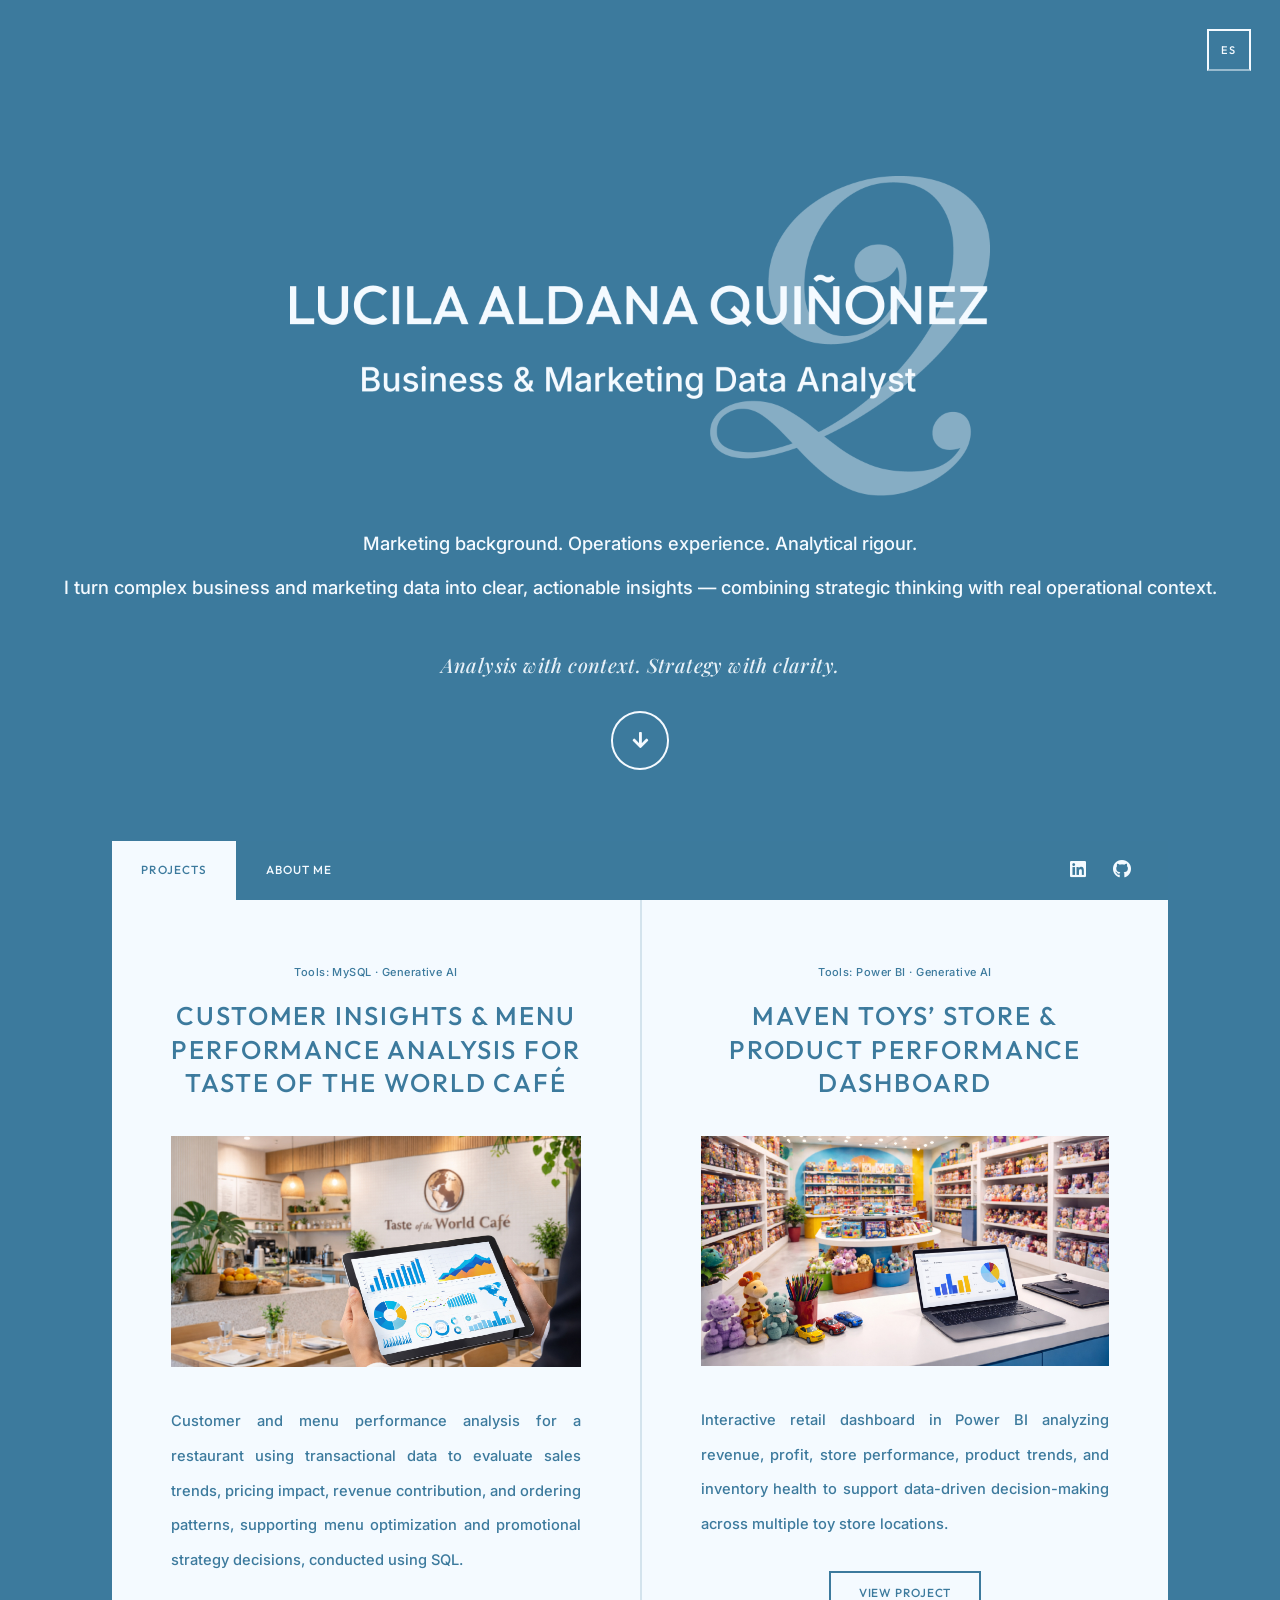
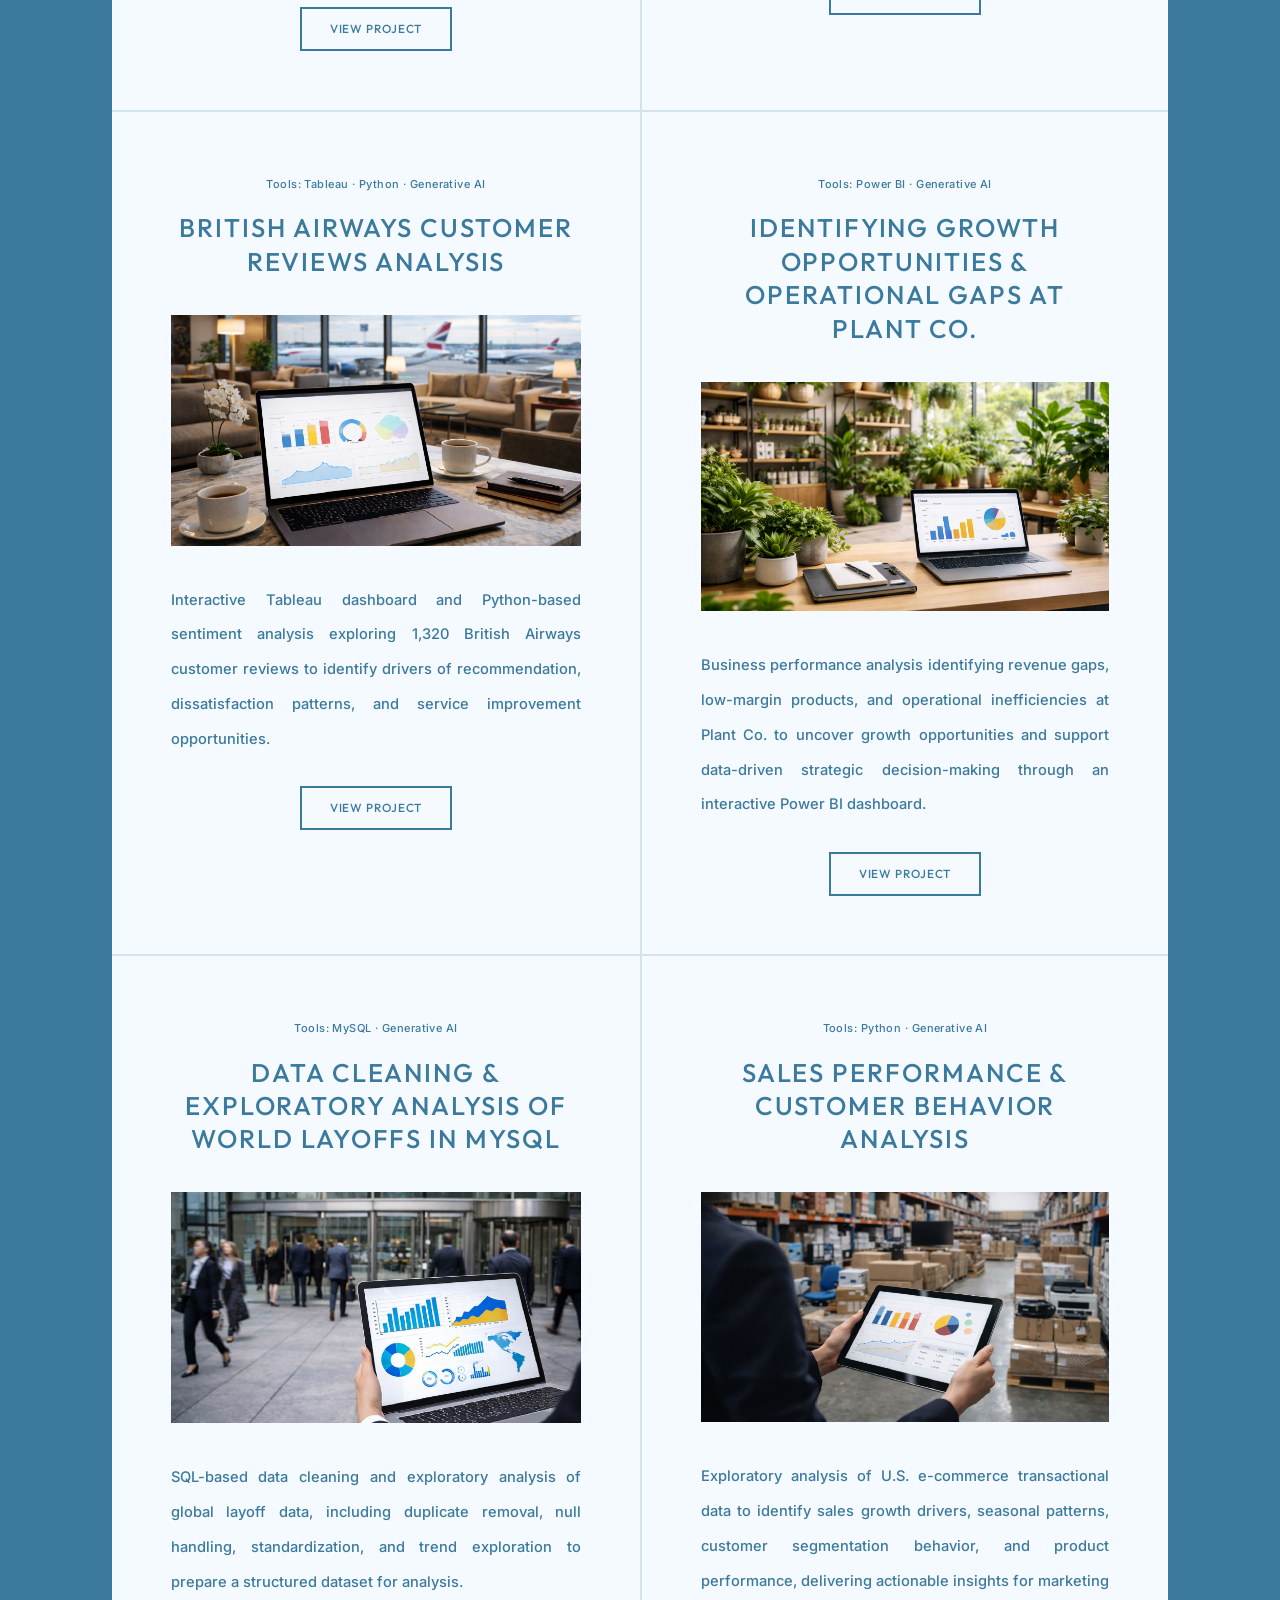
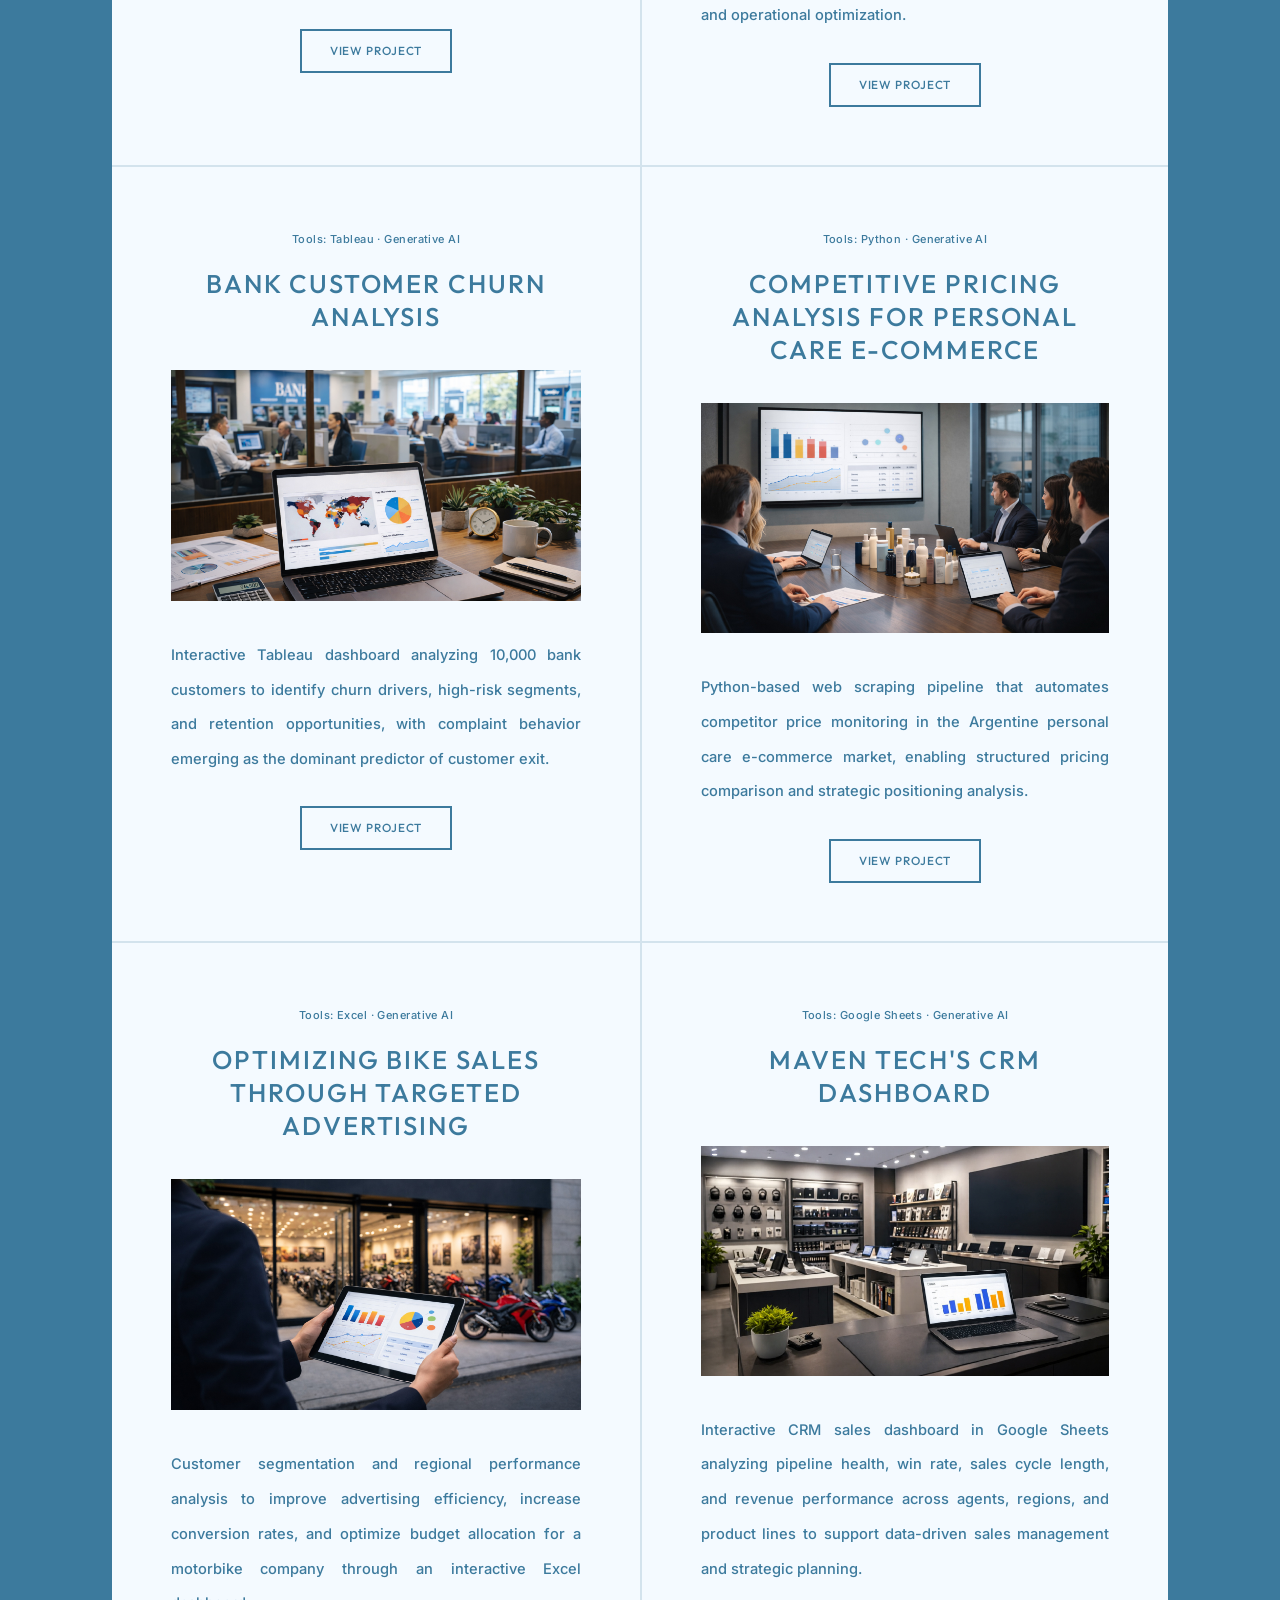
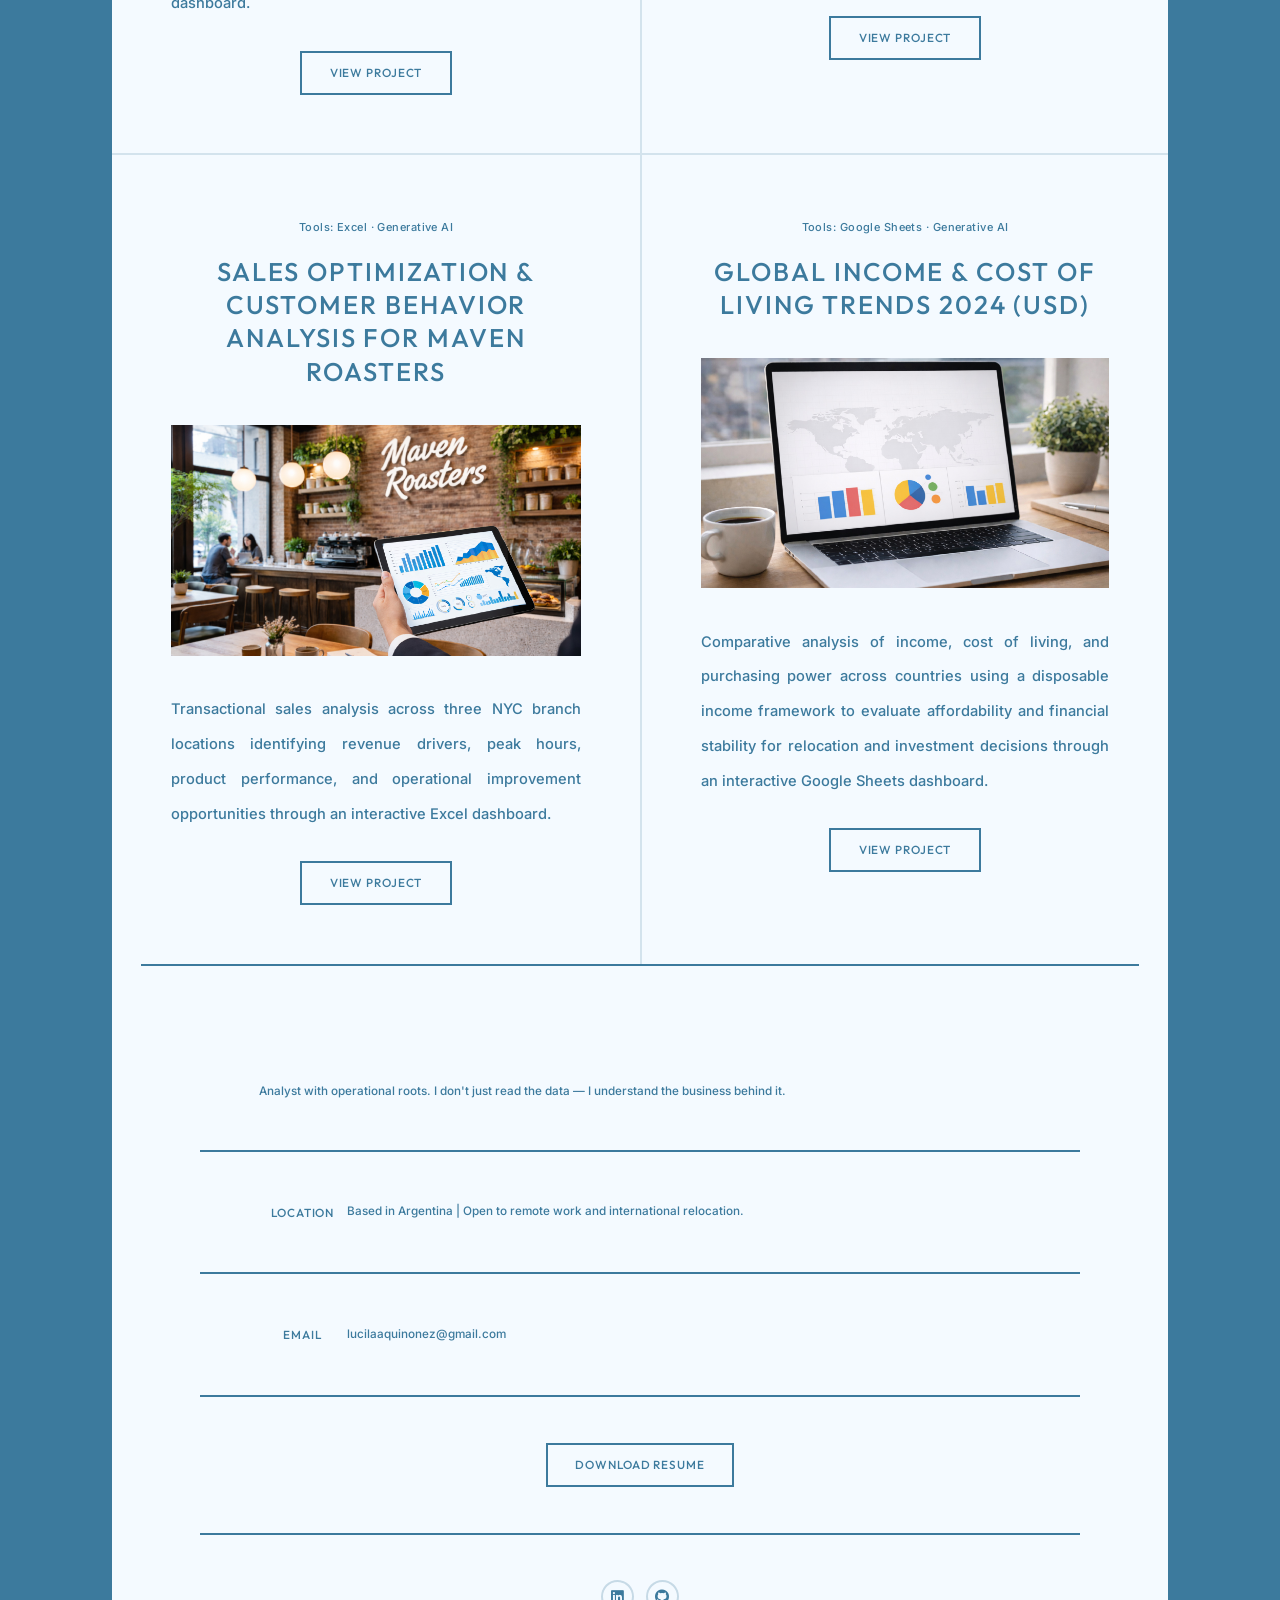
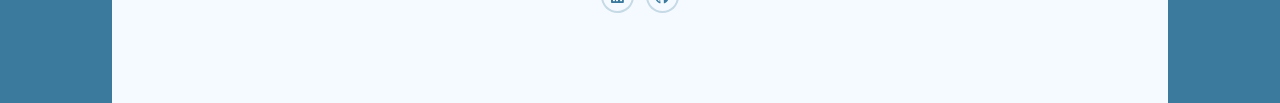
<file: index.html>
<!DOCTYPE HTML>
<!--
	Massively by HTML5 UP
	html5up.net | @ajlkn
	Free for personal and commercial use under the CCA 3.0 license (html5up.net/license)
-->
<html>
	<head>
		<title>LAQ Portfolio</title>
		<meta charset="utf-8" />
		<meta name="viewport" content="width=device-width, initial-scale=1, user-scalable=no" />
		<link rel="stylesheet" href="assets/css/main.css" />
		<noscript><link rel="stylesheet" href="assets/css/noscript.css" /></noscript>
	</head>
	<body class="is-preload">

		<!-- Wrapper -->
			<div id="wrapper" class="fade-in">

				<!-- Intro -->
					<div id="intro">
   						<a href="indice.html" class="lang-switch">ES</a>
   						<img src="images/logo-webEN.png" alt="Lucila Aldana Quiñonez — Business & Marketing Data Analyst" class="intro-logo"/>
						<p>Marketing background. Operations experience. Analytical rigour.<br>
						I turn complex business and marketing data into clear, actionable insights — combining strategic thinking with real operational context.</p>
						<p class="tagline">Analysis with context. Strategy with clarity.</p>
						<ul class="actions">
							<li><a href="#header" class="button icon solid solo fa-arrow-down scrolly">Continue</a></li>
						</ul>
					</div>

				<!-- Header -->
					<header id="header">
					</header>

				<!-- Nav -->
					<nav id="nav">
						<ul class="links">
							<li class="active"><a href="index.html">Projects</a></li>
							<li><a href="about.html">About Me</a></li>
						</ul>
						<ul class="icons">
							<li><a href="https://www.linkedin.com/in/lucilaaquinonez/" target="_blank" class="icon brands fa-linkedin"><span class="label">LinkedIn</span></a></li>
							<li><a href="https://github.com/LucilaAldana" target="_blank" class="icon brands fa-github"><span class="label">GitHub</span></a></li>
						</ul>
					</nav>

				<!-- Main -->
					<div id="main">

						<!-- Posts -->
							<section class="posts">
								<article>
									<header>
										<span class="date">Tools: MySQL · Generative AI</span>
										<h2>Customer Insights & Menu Performance Analysis for Taste of the World Café</h2>
									</header>
									<span class="image fit"><img src="images/pic-taste-world-cafe.jpg" alt="" /></span>
									<p>Customer and menu performance analysis for a restaurant using transactional data to evaluate sales trends, pricing impact, revenue contribution, and ordering patterns, supporting menu optimization and promotional strategy decisions, conducted using SQL.</p>
									<ul class="actions special">
										<li><a href="https://github.com/LucilaAldana/customer-insights-menu-performance-cafe" target="_blank" class="button">View Project</a></li>
									</ul>
								</article>
								<article>
									<header>
										<span class="date">Tools: Power BI · Generative AI</span>
										<h2>Maven Toys’ Store & Product Performance Dashboard</h2>
									</header>
									<span class="image fit"><img src="images/pic-maven-toys.jpg" alt="" /></span>
									<p>Interactive retail dashboard in Power BI analyzing revenue, profit, store performance, product trends, and inventory health to support data-driven decision-making across multiple toy store locations.</p>
									<ul class="actions special">
										<li><a href="https://github.com/LucilaAldana/product-performance-analysis-toys-store" target="_blank" class="button">View Project</a></li>
									</ul>
								</article>
								<article>
									<header>
										<span class="date">Tools: Tableau · Python · Generative AI</span>
										<h2>British Airways Customer Reviews Analysis</h2>
									</header>
									<span class="image fit"><img src="images/pic-ba-reviews.jpg" alt="" /></span>
									<p>Interactive Tableau dashboard and Python-based sentiment analysis exploring 1,320 British Airways customer reviews to identify drivers of recommendation, dissatisfaction patterns, and service improvement opportunities.</p>
									<ul class="actions special">
										<li><a href="https://github.com/LucilaAldana/customer-reviews-analysis-british-airways" target="_blank" class="button">View Project</a></li>
									</ul>
								</article>
								<article>
									<header>
										<span class="date">Tools: Power BI · Generative AI</span>
										<h2>Identifying Growth Opportunities & Operational Gaps at Plant Co.</h2>
									</header>
									<span class="image fit"><img src="images/pic-plantco.jpg" alt="" /></span>
									<p>Business performance analysis identifying revenue gaps, low-margin products, and operational inefficiencies at Plant Co. to uncover growth opportunities and support data-driven strategic decision-making through an interactive Power BI dashboard.</p>
									<ul class="actions special">
										<li><a href="https://github.com/LucilaAldana/growth-opportunity-operational-analysis-plant-company" target="_blank" class="button">View Project</a></li>
									</ul>
								</article>
								<article>
									<header>
										<span class="date">Tools: MySQL · Generative AI</span>
										<h2>Data Cleaning & Exploratory Analysis of World Layoffs in MySQL</h2>
									</header>
									<span class="image fit"><img src="images/pic-world-layoffs.jpg" alt="" /></span>
									<p>SQL-based data cleaning and exploratory analysis of global layoff data, including duplicate removal, null handling, standardization, and trend exploration to prepare a structured dataset for analysis.</p>
									<ul class="actions special">
										<li><a href="https://github.com/LucilaAldana/data-cleaning-exploration-world-layoffs" target="_blank" class="button">View Project</a></li>
									</ul>
								</article>
								<article>
									<header>
										<span class="date">Tools: Python · Generative AI</span>
										<h2>Sales Performance & Customer Behavior Analysis</h2>
									</header>
									<span class="image fit"><img src="images/pic-ecommerce-sales-customers.jpg" alt="" /></span>
									<p>Exploratory analysis of U.S. e-commerce transactional data to identify sales growth drivers, seasonal patterns, customer segmentation behavior, and product performance, delivering actionable insights for marketing and operational optimization.</p>
									<ul class="actions special">
										<li><a href="https://github.com/LucilaAldana/ecommerce-sales-customer-behavior-analysis" target="_blank" class="button">View Project</a></li>
									</ul>
								</article>
								<article>
									<header>
										<span class="date">Tools: Tableau · Generative AI</span>
										<h2>Bank Customer Churn Analysis</h2>
									</header>
									<span class="image fit"><img src="images/pic-bank-churn.jpg" alt="" /></span>
									<p>Interactive Tableau dashboard analyzing 10,000 bank customers to identify churn drivers, high-risk segments, and retention opportunities, with complaint behavior emerging as the dominant predictor of customer exit.</p>
									<ul class="actions special">
										<li><a href="https://github.com/LucilaAldana/customer-churn-analysis-bank" target="_blank" class="button">View Project</a></li>
									</ul>
								</article>
								<article>
									<header>
										<span class="date">Tools: Python · Generative AI</span>
										<h2>Competitive Pricing Analysis for Personal Care E-Commerce</h2>
									</header>
									<span class="image fit"><img src="images/pic-personal-care-ecommerce-web-scraping.jpg" alt="" /></span>
									<p>Python-based web scraping pipeline that automates competitor price monitoring in the Argentine personal care e-commerce market, enabling structured pricing comparison and strategic positioning analysis.</p>
									<ul class="actions special">
										<li><a href="https://github.com/LucilaAldana/personal-care-ecommerce-pricing-analysis" target="_blank" class="button">View Project</a></li>
									</ul>
								</article>
								<article>
									<header>
										<span class="date">Tools: Excel · Generative AI</span>
										<h2>Optimizing Bike Sales Through Targeted Advertising</h2>
									</header>
									<span class="image fit"><img src="images/pic-bike-store.jpg" alt="" /></span>
									<p>Customer segmentation and regional performance analysis to improve advertising efficiency, increase conversion rates, and optimize budget allocation for a motorbike company through an interactive Excel dashboard.</p>
									<ul class="actions special">
										<li><a href="https://github.com/LucilaAldana/marketing-campaign-optimization-bike-sales" target="_blank" class="button">View Project</a></li>
									</ul>
								</article>
								<article>
									<header>
										<span class="date">Tools: Google Sheets · Generative AI</span>
										<h2>Maven Tech's CRM Dashboard</h2>
									</header>
									<span class="image fit"><img src="images/pic-maven-tech.jpg" alt="" /></span>
									<p>Interactive CRM sales dashboard in Google Sheets analyzing pipeline health, win rate, sales cycle length, and revenue performance across agents, regions, and product lines to support data-driven sales management and strategic planning.</p>
									<ul class="actions special">
										<li><a href="https://github.com/LucilaAldana/crm-sales-dashboard-tech-store" target="_blank" class="button">View Project</a></li>
									</ul>
								</article>
								<article>
									<header>
										<span class="date">Tools: Excel · Generative AI</span>
										<h2>Sales Optimization & Customer Behavior Analysis for Maven Roasters</h2>
									</header>
									<span class="image fit"><img src="images/pic-maven-roasters.jpg" alt="" /></span>
									<p>Transactional sales analysis across three NYC branch locations identifying revenue drivers, peak hours, product performance, and operational improvement opportunities through an interactive Excel dashboard.</p>
									<ul class="actions special">
										<li><a href="https://github.com/LucilaAldana/coffee-shop-sales-optimization-analysis" target="_blank" class="button">View Project</a></li>
									</ul>
								</article>
								<article>
									<header>
										<span class="date">Tools: Google Sheets · Generative AI</span>
										<h2>Global Income & Cost of Living Trends 2024 (USD)</h2>
									</header>
									<span class="image fit"><img src="images/pic-global-income-afford.jpg" alt="" /></span>
									<p>Comparative analysis of income, cost of living, and purchasing power across countries using a disposable income framework to evaluate affordability and financial stability for relocation and investment decisions through an interactive Google Sheets dashboard.</p>
									<ul class="actions special">
										<li><a href="https://github.com/LucilaAldana/global-income-cost-of-living-analysis-2024" target="_blank" class="button">View Project</a></li>
									</ul>
								</article>
							</section>

				<!-- Footer -->
					<footer id="footer">
						<section class="split contact">
							<section class="alt">
								<p>Analyst with operational roots. I don't just read the data — I understand the business behind it.</p>
							</section>
							<section>
								<h3>Location</h3>
								<p>Based in Argentina | Open to remote work and international relocation.</p>
							</section>
							<section>
								<h3>Email</h3>
								<p>lucilaaquinonez@gmail.com</p>
							</section>
							<section>
							    <div class="cv-button">
							      <a href="assets/Resume - Lucila Aldana Quiñonez.pdf" download class="button">Download Resume</a>
							    </div>
							</section>
							<section>
								<ul class="icons alt">
									<li><a href="https://www.linkedin.com/in/lucilaaquinonez/" target="_blank" class="icon brands alt fa-linkedin"><span class="label">fa-linkedin</span></a></li>
									<li><a href="https://github.com/LucilaAldana" target="_blank" class="icon brands alt fa-github"><span class="label">GitHub</span></a></li>
								</ul>
							</section>
					</footer>
			</div>

		<!-- Scripts -->
			<script src="assets/js/jquery.min.js"></script>
			<script src="assets/js/jquery.scrollex.min.js"></script>
			<script src="assets/js/jquery.scrolly.min.js"></script>
			<script src="assets/js/browser.min.js"></script>
			<script src="assets/js/breakpoints.min.js"></script>
			<script src="assets/js/util.js"></script>
			<script src="assets/js/main.js"></script>

	</body>

</html>
</file>
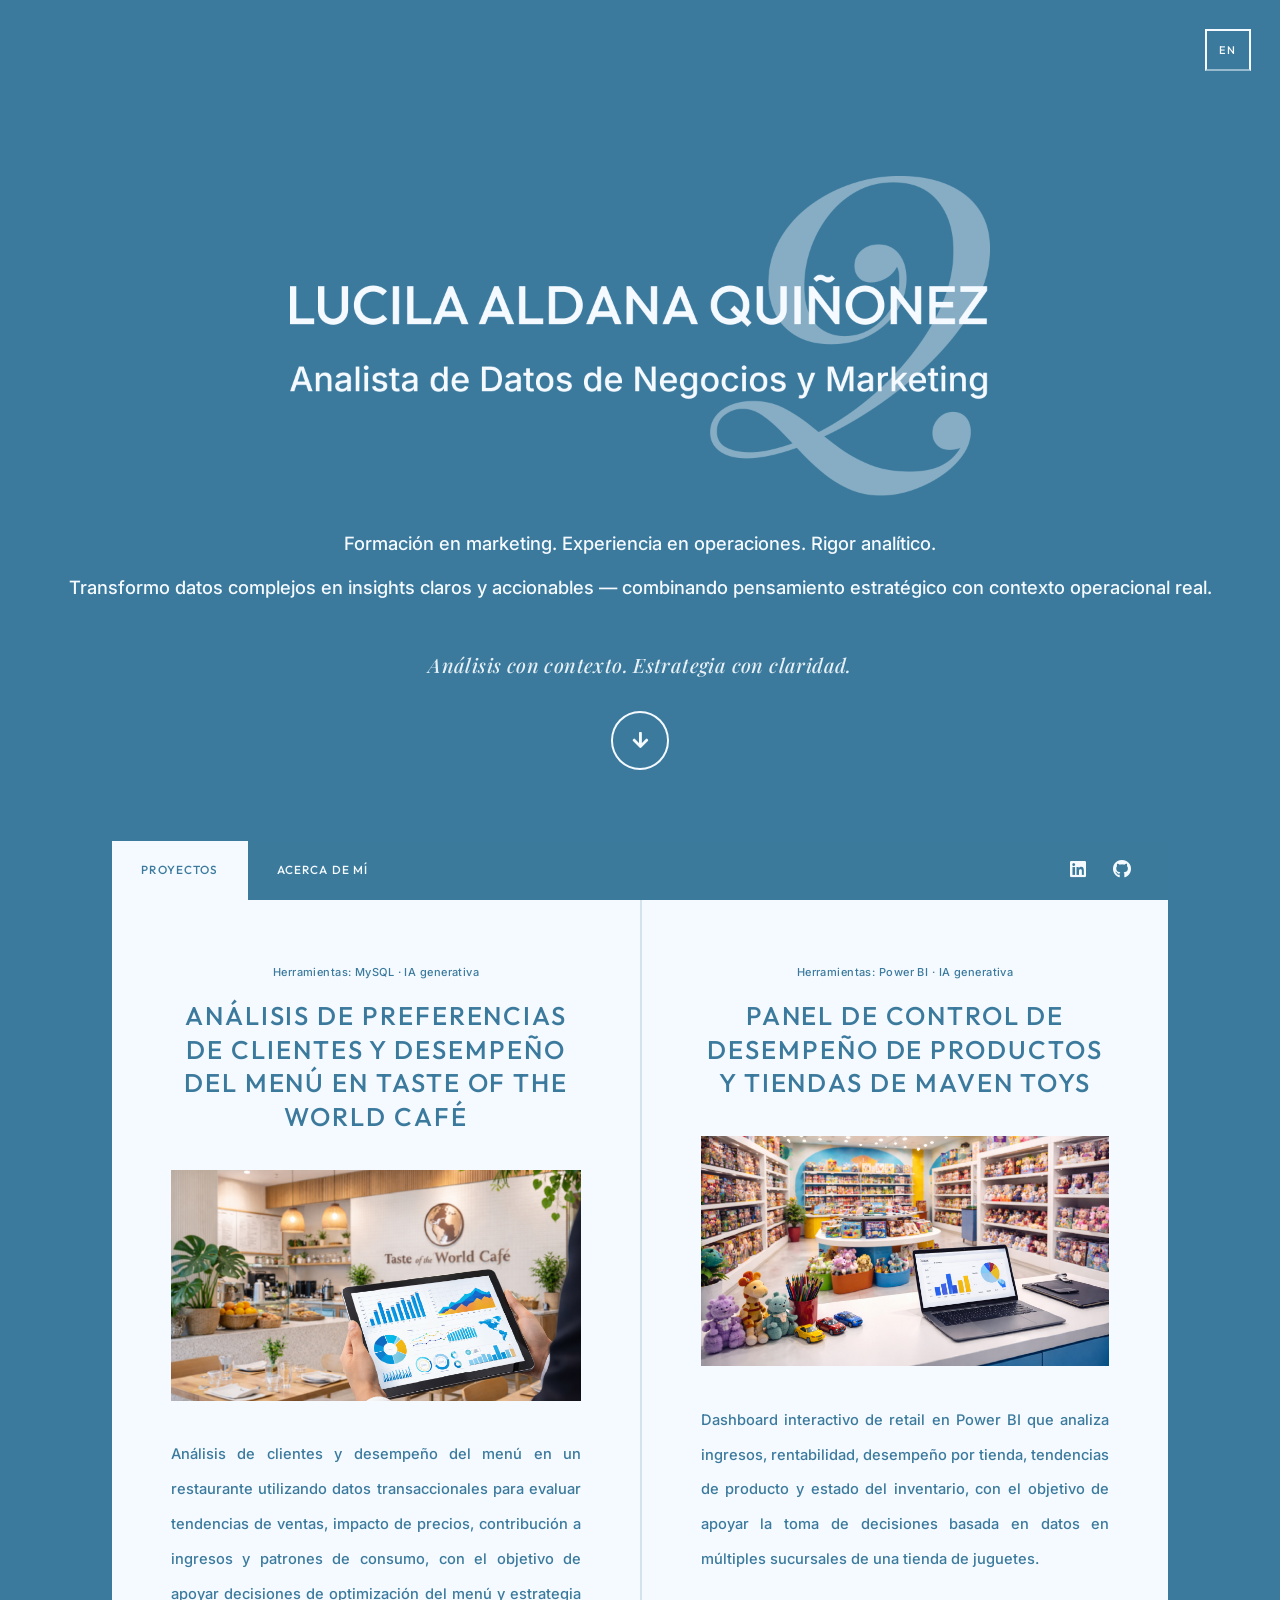
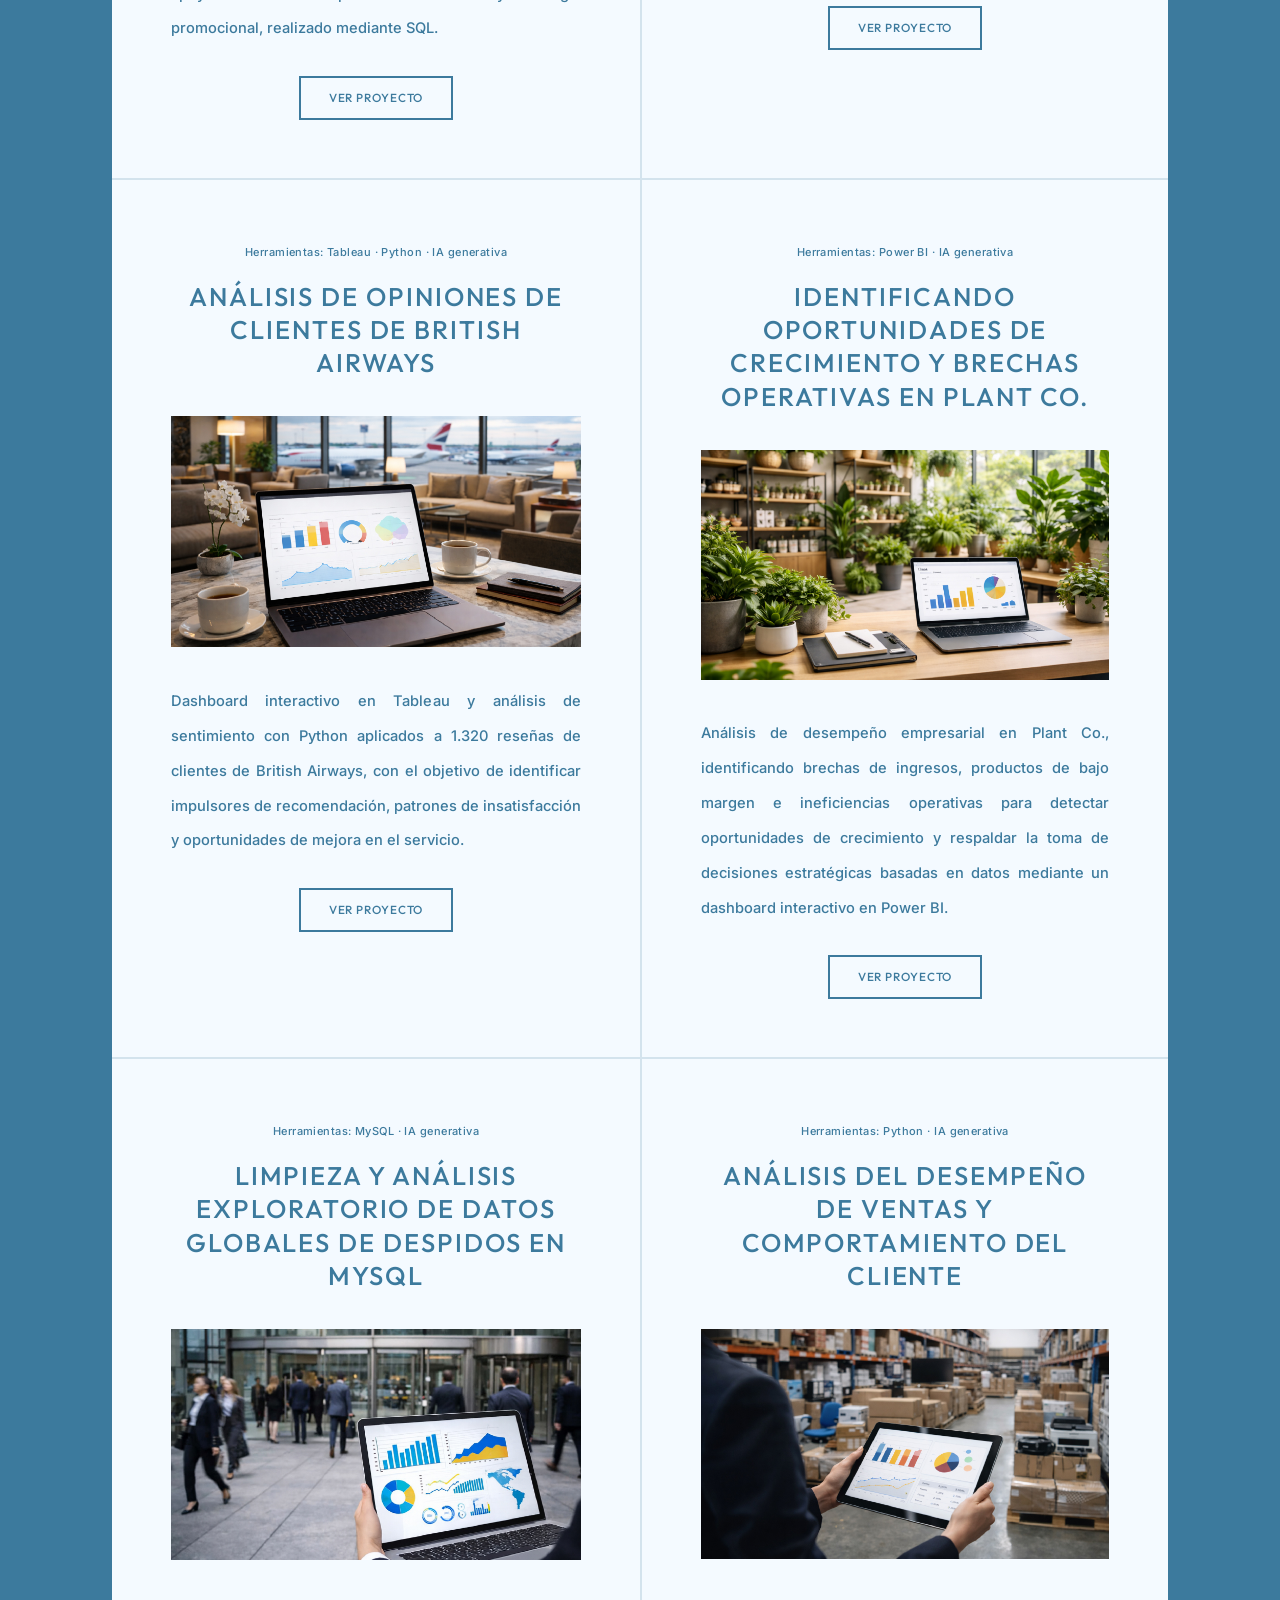
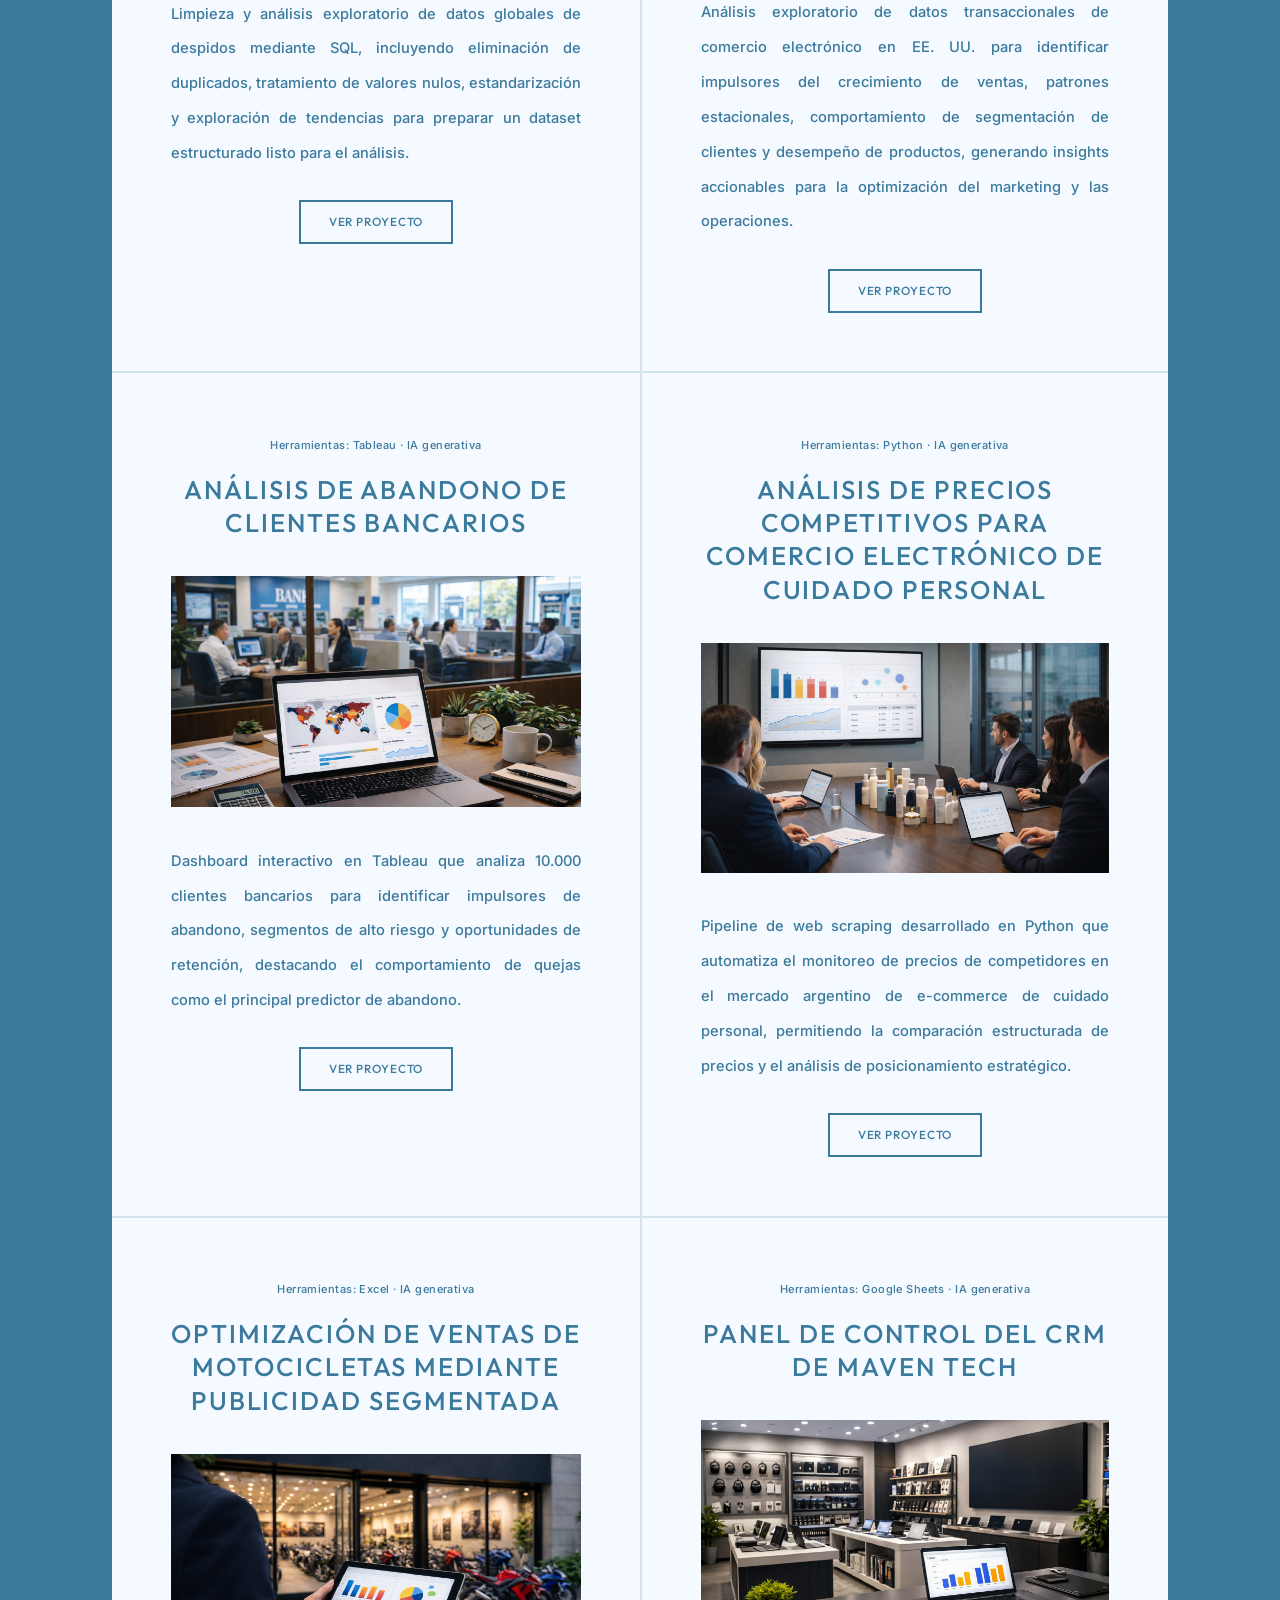
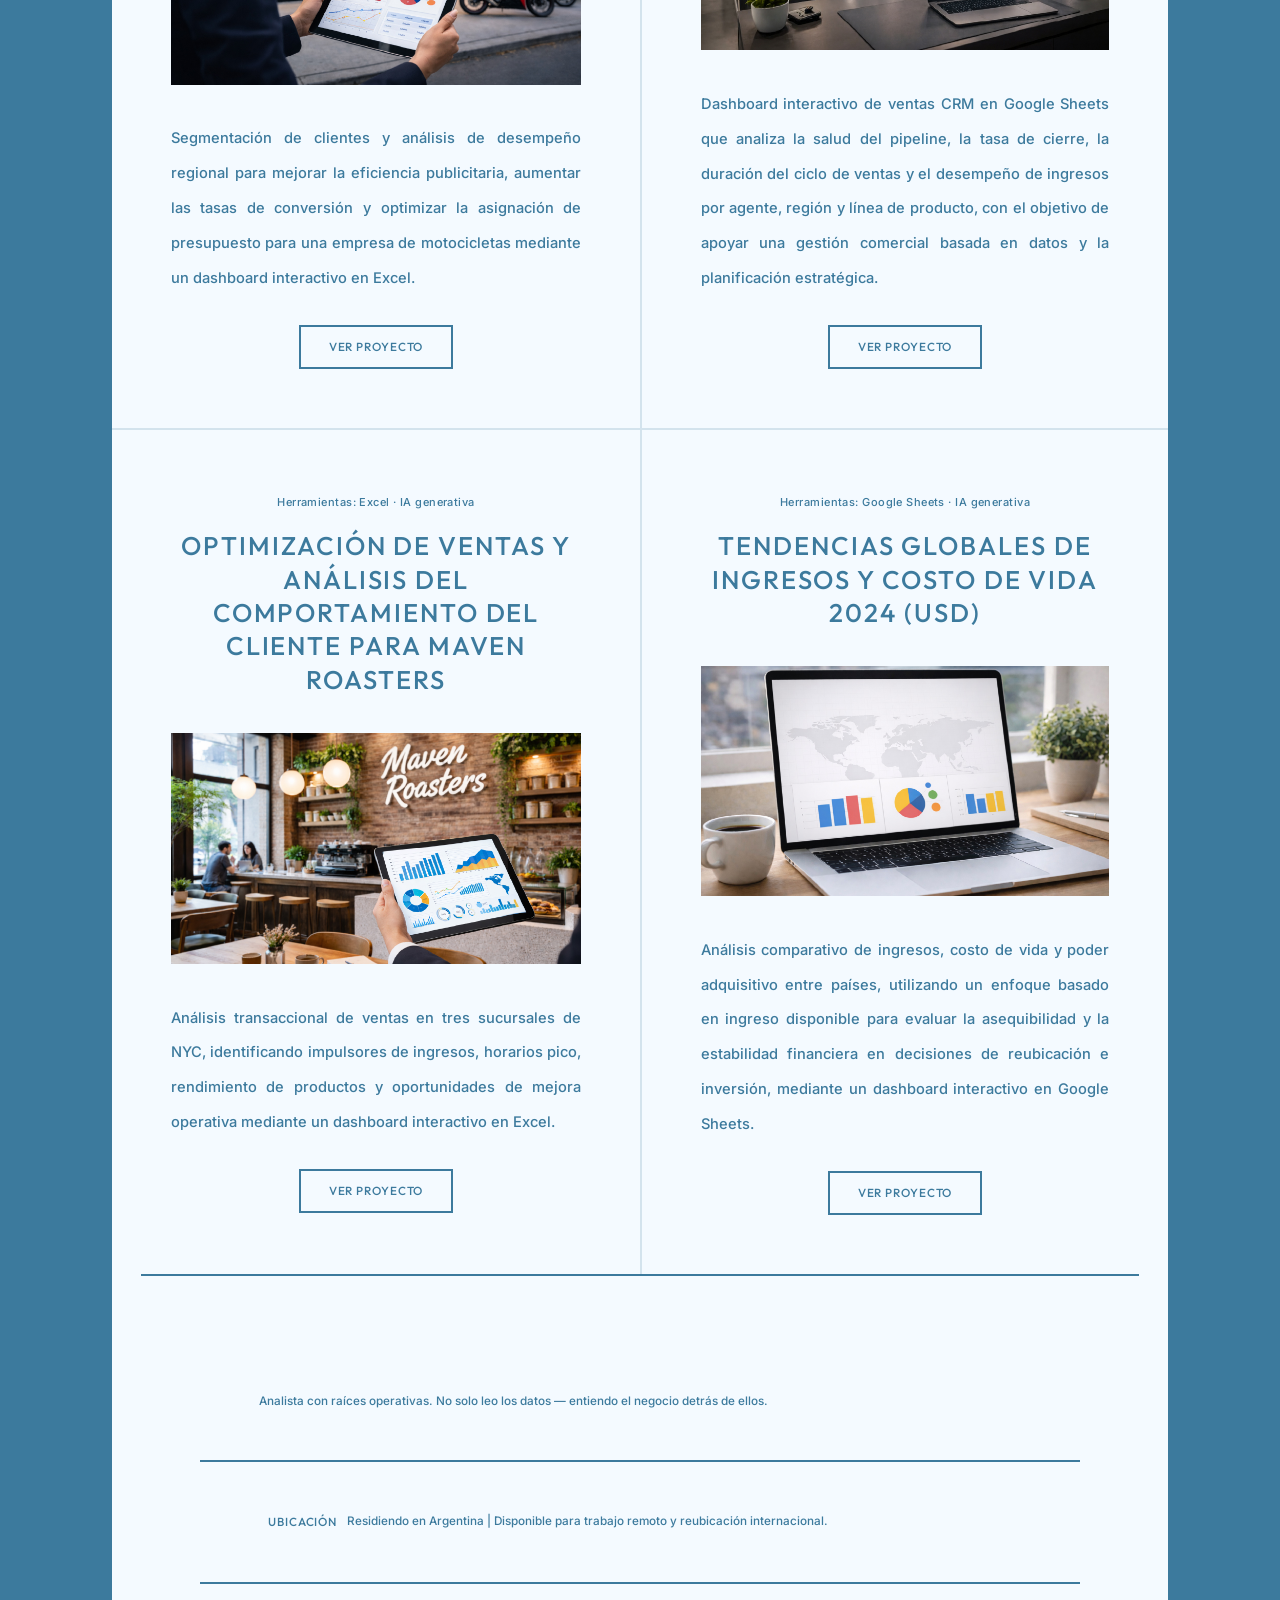
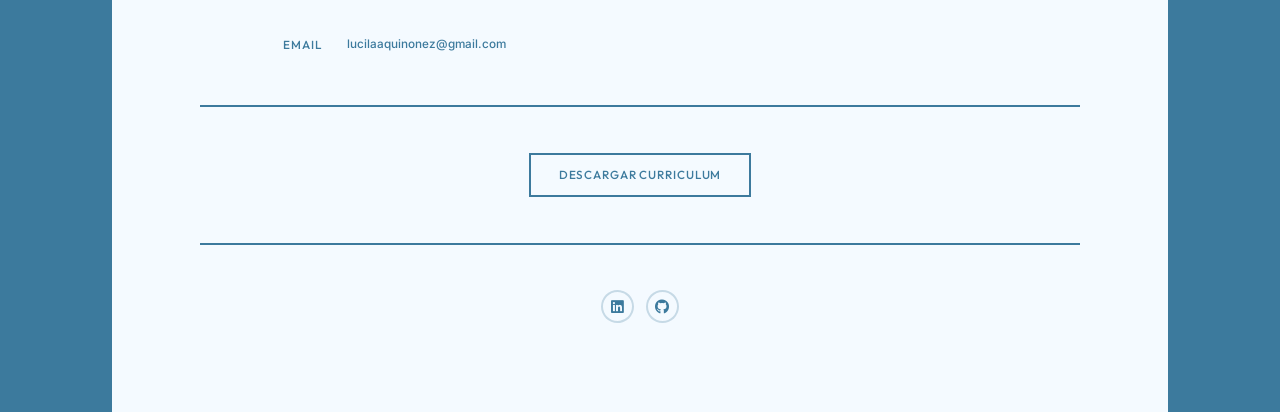
<file: indice.html>
<!DOCTYPE HTML>
<!--
	Massively by HTML5 UP
	html5up.net | @ajlkn
	Free for personal and commercial use under the CCA 3.0 license (html5up.net/license)
-->
<html>
	<head>
		<title>LAQ Portafolio</title>
		<meta charset="utf-8" />
		<meta name="viewport" content="width=device-width, initial-scale=1, user-scalable=no" />
		<link rel="stylesheet" href="assets/css/main.css" />
		<noscript><link rel="stylesheet" href="assets/css/noscript.css" /></noscript>
	</head>
	<body class="is-preload">

		<!-- Wrapper -->
			<div id="wrapper" class="fade-in">

				<!-- Intro -->
					<div id="intro">
   						<a href="index.html" class="lang-switch">EN</a>
   						<img src="images/logo-webES.png" alt="Lucila Aldana Quiñonez — Analista de Datos de NEgocios y Marketing" class="intro-logo"/>
						<p>Formación en marketing. Experiencia en operaciones. Rigor analítico.<br>
						Transformo datos complejos en insights claros y accionables — combinando pensamiento estratégico con contexto operacional real.</p>
						<p class="tagline">Análisis con contexto. Estrategia con claridad.</p>
						<ul class="actions">
							<li><a href="#header" class="button icon solid solo fa-arrow-down scrolly">Continuar</a></li>
						</ul>
					</div>

				<!-- Header -->
					<header id="header">
					</header>

				<!-- Nav -->
					<nav id="nav">
						<ul class="links">
							<li class="active"><a href="indice.html">Proyectos</a></li>
							<li><a href="acerca.html">Acerca de mí</a></li>
						</ul>
						<ul class="icons">
							<li><a href="https://www.linkedin.com/in/lucilaaquinonez/" target="_blank" class="icon brands fa-linkedin"><span class="label">LinkedIn</span></a></li>
							<li><a href="https://github.com/LucilaAldana" target="_blank" class="icon brands fa-github"><span class="label">GitHub</span></a></li>
						</ul>
					</nav>

				<!-- Main -->
					<div id="main">

						<!-- Posts -->
							<section class="posts">
								<article>
									<header>
										<span class="date">Herramientas: MySQL · IA generativa</span>
										<h2>Análisis de Preferencias de Clientes y Desempeño del Menú en Taste of the World Café</h2>
									</header>
									<span class="image fit"><img src="images/pic-taste-world-cafe.jpg" alt="" /></span>
									<p>Análisis de clientes y desempeño del menú en un restaurante utilizando datos transaccionales para evaluar tendencias de ventas, impacto de precios, contribución a ingresos y patrones de consumo, con el objetivo de apoyar decisiones de optimización del menú y estrategia promocional, realizado mediante SQL.</p>
									<ul class="actions special">
										<li><a href="https://github.com/LucilaAldana/customer-insights-menu-performance-cafe" target="_blank" class="button">Ver Proyecto</a></li>
									</ul>
								</article>
								<article>
									<header>
										<span class="date">Herramientas: Power BI · IA generativa</span>
										<h2>Panel de Control de Desempeño de Productos y Tiendas de Maven Toys</h2>
									</header>
									<span class="image fit"><img src="images/pic-maven-toys.jpg" alt="" /></span>
									<p>Dashboard interactivo de retail en Power BI que analiza ingresos, rentabilidad, desempeño por tienda, tendencias de producto y estado del inventario, con el objetivo de apoyar la toma de decisiones basada en datos en múltiples sucursales de una tienda de juguetes.</p>
									<ul class="actions special">
										<li><a href="https://github.com/LucilaAldana/product-performance-analysis-toys-store" target="_blank" class="button">Ver Proyecto</a></li>
									</ul>
								</article>
								<article>
									<header>
										<span class="date">Herramientas: Tableau · Python · IA generativa</span>
										<h2>Análisis de Opiniones de Clientes de British Airways</h2>
									</header>
									<span class="image fit"><img src="images/pic-ba-reviews.jpg" alt="" /></span>
									<p>Dashboard interactivo en Tableau y análisis de sentimiento con Python aplicados a 1.320 reseñas de clientes de British Airways, con el objetivo de identificar impulsores de recomendación, patrones de insatisfacción y oportunidades de mejora en el servicio.</p>
									<ul class="actions special">
										<li><a href="https://github.com/LucilaAldana/customer-reviews-analysis-british-airways" target="_blank" class="button">Ver Proyecto</a></li>
									</ul>
								</article>
								<article>
									<header>
										<span class="date">Herramientas: Power BI · IA generativa</span>
										<h2>Identificando Oportunidades de Crecimiento y Brechas Operativas en Plant Co.</h2>
									</header>
									<span class="image fit"><img src="images/pic-plantco.jpg" alt="" /></span>
									<p>Análisis de desempeño empresarial en Plant Co., identificando brechas de ingresos, productos de bajo margen e ineficiencias operativas para detectar oportunidades de crecimiento y respaldar la toma de decisiones estratégicas basadas en datos mediante un dashboard interactivo en Power BI.</p>
									<ul class="actions special">
										<li><a href="https://github.com/LucilaAldana/growth-opportunity-operational-analysis-plant-company" target="_blank" class="button">Ver Proyecto</a></li>
									</ul>
								</article>
								<article>
									<header>
										<span class="date">Herramientas: MySQL · IA generativa</span>
										<h2>Limpieza y Análisis Exploratorio de Datos Globales de Despidos en MySQL</h2>
									</header>
									<span class="image fit"><img src="images/pic-world-layoffs.jpg" alt="" /></span>
									<p>Limpieza y análisis exploratorio de datos globales de despidos mediante SQL, incluyendo eliminación de duplicados, tratamiento de valores nulos, estandarización y exploración de tendencias para preparar un dataset estructurado listo para el análisis.</p>
									<ul class="actions special">
										<li><a href="https://github.com/LucilaAldana/data-cleaning-exploration-world-layoffs" target="_blank" class="button">Ver Proyecto</a></li>
									</ul>
								</article>
								<article>
									<header>
										<span class="date">Herramientas: Python · IA generativa</span>
										<h2>Análisis del Desempeño de Ventas y Comportamiento del Cliente</h2>
									</header>
									<span class="image fit"><img src="images/pic-ecommerce-sales-customers.jpg" alt="" /></span>
									<p>Análisis exploratorio de datos transaccionales de comercio electrónico en EE. UU. para identificar impulsores del crecimiento de ventas, patrones estacionales, comportamiento de segmentación de clientes y desempeño de productos, generando insights accionables para la optimización del marketing y las operaciones.</p>
									<ul class="actions special">
										<li><a href="https://github.com/LucilaAldana/ecommerce-sales-customer-behavior-analysis" target="_blank" class="button">Ver Proyecto</a></li>
									</ul>
								</article>
								<article>
									<header>
										<span class="date">Herramientas: Tableau · IA generativa</span>
										<h2>Análisis de Abandono de Clientes Bancarios</h2>
									</header>
									<span class="image fit"><img src="images/pic-bank-churn.jpg" alt="" /></span>
									<p>Dashboard interactivo en Tableau que analiza 10.000 clientes bancarios para identificar impulsores de abandono, segmentos de alto riesgo y oportunidades de retención, destacando el comportamiento de quejas como el principal predictor de abandono.</p>
									<ul class="actions special">
										<li><a href="https://github.com/LucilaAldana/customer-churn-analysis-bank" target="_blank" class="button">Ver Proyecto</a></li>
									</ul>
								</article>
								<article>
									<header>
										<span class="date">Herramientas: Python · IA generativa</span>
										<h2>Análisis de Precios Competitivos para Comercio Electrónico de Cuidado Personal</h2>
									</header>
									<span class="image fit"><img src="images/pic-personal-care-ecommerce-web-scraping.jpg" alt="" /></span>
									<p>Pipeline de web scraping desarrollado en Python que automatiza el monitoreo de precios de competidores en el mercado argentino de e-commerce de cuidado personal, permitiendo la comparación estructurada de precios y el análisis de posicionamiento estratégico.</p>
									<ul class="actions special">
										<li><a href="https://github.com/LucilaAldana/personal-care-ecommerce-pricing-analysis" target="_blank" class="button">Ver Proyecto</a></li>
									</ul>
								</article>
								<article>
									<header>
										<span class="date">Herramientas: Excel · IA generativa</span>
										<h2>Optimización de Ventas de Motocicletas Mediante Publicidad Segmentada</h2>
									</header>
									<span class="image fit"><img src="images/pic-bike-store.jpg" alt="" /></span>
									<p>Segmentación de clientes y análisis de desempeño regional para mejorar la eficiencia publicitaria, aumentar las tasas de conversión y optimizar la asignación de presupuesto para una empresa de motocicletas mediante un dashboard interactivo en Excel.</p>
									<ul class="actions special">
										<li><a href="https://github.com/LucilaAldana/marketing-campaign-optimization-bike-sales" target="_blank" class="button">Ver Proyecto</a></li>
									</ul>
								</article>
								<article>
									<header>
										<span class="date">Herramientas: Google Sheets · IA generativa</span>
										<h2>Panel de Control del CRM de Maven Tech</h2>
									</header>
									<span class="image fit"><img src="images/pic-maven-tech.jpg" alt="" /></span>
									<p>Dashboard interactivo de ventas CRM en Google Sheets que analiza la salud del pipeline, la tasa de cierre, la duración del ciclo de ventas y el desempeño de ingresos por agente, región y línea de producto, con el objetivo de apoyar una gestión comercial basada en datos y la planificación estratégica.</p>
									<ul class="actions special">
										<li><a href="https://github.com/LucilaAldana/crm-sales-dashboard-tech-store" target="_blank" class="button">Ver Proyecto</a></li>
									</ul>
								</article>
								<article>
									<header>
										<span class="date">Herramientas: Excel · IA generativa</span>
										<h2>Optimización de Ventas y Análisis del Comportamiento del Cliente para Maven Roasters</h2>
									</header>
									<span class="image fit"><img src="images/pic-maven-roasters.jpg" alt="" /></span>
									<p>Análisis transaccional de ventas en tres sucursales de NYC, identificando impulsores de ingresos, horarios pico, rendimiento de productos y oportunidades de mejora operativa mediante un dashboard interactivo en Excel.</p>
									<ul class="actions special">
										<li><a href="https://github.com/LucilaAldana/coffee-shop-sales-optimization-analysis" target="_blank" class="button">Ver Proyecto</a></li>
									</ul>
								</article>
								<article>
									<header>
										<span class="date">Herramientas: Google Sheets · IA generativa</span>
										<h2>Tendencias Globales de Ingresos y Costo de Vida 2024 (USD)</h2>
									</header>
									<span class="image fit"><img src="images/pic-global-income-afford.jpg" alt="" /></span>
									<p>Análisis comparativo de ingresos, costo de vida y poder adquisitivo entre países, utilizando un enfoque basado en ingreso disponible para evaluar la asequibilidad y la estabilidad financiera en decisiones de reubicación e inversión, mediante un dashboard interactivo en Google Sheets.</p>
									<ul class="actions special">
										<li><a href="https://github.com/LucilaAldana/global-income-cost-of-living-analysis-2024" target="_blank" class="button">Ver Proyecto</a></li>
									</ul>
								</article>
							</section>

				<!-- Footer -->
					<footer id="footer">
						<section class="split contact">
							<section class="alt">
								<p>Analista con raíces operativas. No solo leo los datos — entiendo el negocio detrás de ellos.</p>
							</section>
							<section>
								<h3>Ubicación</h3>
								<p>Residiendo en Argentina | Disponible para trabajo remoto y reubicación internacional.</p>
							</section>					
							<section>
								<h3>Email</h3>
								<p>lucilaaquinonez@gmail.com</p>
							</section>
							<section>
							    <div class="cv-button">
							      <a href="assets/Curriculum - Lucila Aldana Quiñonez.pdf" download class="button">Descargar Curriculum</a>
							    </div>
							</section>
							<section>
								<ul class="icons alt">
									<li><a href="https://www.linkedin.com/in/lucilaaquinonez/" target="_blank" class="icon brands alt fa-linkedin"><span class="label">fa-linkedin</span></a></li>
									<li><a href="https://github.com/LucilaAldana" target="_blank" class="icon brands alt fa-github"><span class="label">GitHub</span></a></li>
								</ul>
							</section>
					</footer>
			</div>

		<!-- Scripts -->
			<script src="assets/js/jquery.min.js"></script>
			<script src="assets/js/jquery.scrollex.min.js"></script>
			<script src="assets/js/jquery.scrolly.min.js"></script>
			<script src="assets/js/browser.min.js"></script>
			<script src="assets/js/breakpoints.min.js"></script>
			<script src="assets/js/util.js"></script>
			<script src="assets/js/main.js"></script>

	</body>

</html>
</file>
<file: assets/css/main.css>
@import url(fontawesome-all.min.css);
@import url("https://fonts.googleapis.com/css2?family=Outfit:wght@500&family=Inter:wght@500&family=Playfair+Display:ital@1&display=swap");

/* === LAQ Portfolio Design Tokens === */
:root {
	--navy:     #3C7A9D;
	--white:    #F4FAFF;
	--sand:     #FDFBF7;
	--dark:		#212931;
	--green:	#0D8A6E;
	--pink: 	#C96A7E;
	--font-title: 'Outfit', sans-serif;
	--font-body:     'Inter', sans-serif;
	--font-tagline:  'Playfair Display', serif;
}

/*
	Massively by HTML5 UP
	html5up.net | @ajlkn
	Free for personal and commercial use under the CCA 3.0 license (html5up.net/license)
*/

html, body, div, span, applet, object,
iframe, h1, h2, h3, h4, h5, h6, p, blockquote,
pre, a, abbr, acronym, address, big, cite,
code, del, dfn, em, img, ins, kbd, q, s, samp,
small, strike, strong, sub, sup, tt, var, b,
u, i, center, dl, dt, dd, ol, ul, li, fieldset,
form, label, legend, table, caption, tbody,
tfoot, thead, tr, th, td, article, aside,
canvas, details, embed, figure, figcaption,
footer, header, hgroup, menu, nav, output, ruby,
section, summary, time, mark, audio, video {
	margin: 0;
	padding: 0;
	border: 0;
	font-size: 100%;
	font: inherit;
	vertical-align: baseline;}

article, aside, details, figcaption, figure,
footer, header, hgroup, menu, nav, section {
	display: block;}

body {
	line-height: 1;
}

ol, ul {
	list-style: none;
}

blockquote, q {
	quotes: none;
}

	blockquote:before, blockquote:after, q:before, q:after {
		content: '';
		content: none;
	}

table {
	border-collapse: collapse;
	border-spacing: 0;
}

body {
	-webkit-text-size-adjust: none;
}

mark {
	background-color: transparent;
	color: inherit;
}

input::-moz-focus-inner {
	border: 0;
	padding: 0;
}

input, select, textarea {
	-moz-appearance: none;
	-webkit-appearance: none;
	-ms-appearance: none;
	appearance: none;
}

/* Basic */

	@-ms-viewport {
		width: device-width;
	}

	body {
		-ms-overflow-style: scrollbar;
	}

	@media screen and (max-width: 480px) {

		html, body {
			min-width: 320px;
		}

	}

	html {
		box-sizing: border-box;
	}

	*, *:before, *:after {
		box-sizing: inherit;
	}

	body {
	  background-color: var(--navy);
		}

		body.is-preload *, body.is-preload *:before, body.is-preload *:after {
			-moz-animation: none !important;
			-webkit-animation: none !important;
			-ms-animation: none !important;
			animation: none !important;
			-moz-transition: none !important;
			-webkit-transition: none !important;
			-ms-transition: none !important;
			transition: none !important;
		}
	
	#intro .divider {
    width: 300px;
    height: 3px;
    background-color: rgba(244, 250, 255, 0.3);
    margin: 20px auto;
}

/* Type */

	html {
		font-size: 16pt;
	}

		@media screen and (max-width: 1680px) {

			html {
				font-size: 12pt;
			}

		}

		@media screen and (max-width: 1280px) {

			html {
				font-size: 11pt;
			}

		}

		@media screen and (max-width: 360px) {

			html {
				font-size: 10pt;
			}

		}

	body {
		color: #3C7A9D;
	}

	body, input, select, textarea {
		font-family: var(--font-body);
		font-weight: 500;
		font-size: 1rem;
		line-height: 2.375;
	}

	a {
		-moz-transition: color 0.2s ease-in-out, background-color 0.2s ease-in-out, border-color 0.2s ease-in-out, box-shadow 0.2s ease-in-out;
		-webkit-transition: color 0.2s ease-in-out, background-color 0.2s ease-in-out, border-color 0.2s ease-in-out, box-shadow 0.2s ease-in-out;
		-ms-transition: color 0.2s ease-in-out, background-color 0.2s ease-in-out, border-color 0.2s ease-in-out, box-shadow 0.2s ease-in-out;
		transition: color 0.2s ease-in-out, background-color 0.2s ease-in-out, border-color 0.2s ease-in-out, box-shadow 0.2s ease-in-out;
		border-bottom: dotted 1px;
		text-decoration: none;
	}

		a:hover {
			border-bottom-color: transparent;
		}

	strong, b {
		font-weight: 600;
	}

	em, i {
		font-style: italic;
	}

	p {
		text-align: justify;
		margin: 0 0 2rem 0;
	}

	h1, h2, h3, h4, h5, h6 {
		font-family: var(--font-title);
		font-weight: 500;
		line-height: 1.5;
		letter-spacing: 0.075em;
		text-transform: uppercase;
		margin: 0 0 1rem 0;
	}

		h1 a, h2 a, h3 a, h4 a, h5 a, h6 a {
			border-bottom: 0;
			color: inherit;
			text-decoration: none;
		}

	h1 {
		font-size: 4rem;
		line-height: 1.1;
		margin: 0 0 2rem 0;
	}

	h2 {
		font-size: 1.75rem;
		line-height: 1.3;
		margin: 0 0 1.5rem 0;
	}

	h3 {
		font-size: 1.25rem;
		margin: 0 0 1.5rem 0;
	}

	h4 {
		font-size: 1rem;
	}

	h5 {
		font-size: 0.9rem;
	}

	h6 {
		font-size: 0.8rem;
	}

	sub {
		font-size: 0.8rem;
		position: relative;
		top: 0.5rem;
	}

	sup {
		font-size: 0.8rem;
		position: relative;
		top: -0.5rem;
	}

	blockquote {
		border-left: solid 4px;
		font-style: italic;
		margin: 0 0 2rem 0;
		padding: 0.5rem 0 0.5rem 2rem;
	}

	code {
		border: solid 2px;
		font-family: "Courier New", monospace;
		font-size: 0.9rem;
		margin: 0 0.25rem;
		padding: 0.25rem 0.65rem;
	}

	pre {
		-webkit-overflow-scrolling: touch;
		font-family: "Courier New", monospace;
		font-size: 0.9rem;
		margin: 0 0 2rem 0;
	}

		pre code {
			display: block;
			line-height: 1.75;
			padding: 1rem 1.5rem;
			overflow-x: auto;
		}

	hr {
		border: 0;
		border-bottom: solid 2px;
		margin: 3rem 0;
	}

		hr.major {
			margin: 5rem 0;
		}

	.align-left {
		text-align: left;
	}

	.align-center {
		text-align: center;
	}

	.align-right {
		text-align: right;
	}

	input, select, textarea {
		color: #3C7A9D;
	}

	a {
		color: #3C7A9D;
		border-bottom-color: rgba(33, 41, 49, 0.5);
	}

		a:hover {
			border-bottom-color: transparent;
			color: var(--sand) !important;
		}

	strong, b {
		color: #3C7A9D;
	}

	h1, h2, h3, h4, h5, h6 {
		color: #3C7A9D;
	}

	blockquote {
		border-left-color: #3C7A9D;
	}

	code {
		background: rgba(220, 220, 220, 0.25);
		border-color: #3C7A9D;
	}

	hr {
		border-bottom-color: #3C7A9D;
	}

/* Row */

	.row {
		display: flex;
		flex-wrap: wrap;
		box-sizing: border-box;
		align-items: stretch;
	}

		.row > * {
			box-sizing: border-box;
		}

		.row.gtr-uniform > * > :last-child {
			margin-bottom: 0;
		}

		.row.aln-left {
			justify-content: flex-start;
		}

		.row.aln-center {
			justify-content: center;
		}

		.row.aln-right {
			justify-content: flex-end;
		}

		.row.aln-top {
			align-items: flex-start;
		}

		.row.aln-middle {
			align-items: center;
		}

		.row.aln-bottom {
			align-items: flex-end;
		}

		.row > .imp {
			order: -1;
		}

		.row > .col-1 {
			width: 8.33333%;
		}

		.row > .off-1 {
			margin-left: 8.33333%;
		}

		.row > .col-2 {
			width: 16.66667%;
		}

		.row > .off-2 {
			margin-left: 16.66667%;
		}

		.row > .col-3 {
			width: 25%;
		}

		.row > .off-3 {
			margin-left: 25%;
		}

		.row > .col-4 {
			width: 33.33333%;
		}

		.row > .off-4 {
			margin-left: 33.33333%;
		}

		.row > .col-5 {
			width: 41.66667%;
		}

		.row > .off-5 {
			margin-left: 41.66667%;
		}

		.row > .col-6 {
			width: 50%;
		}

		.row > .off-6 {
			margin-left: 50%;
		}

		.row > .col-7 {
			width: 58.33333%;
		}

		.row > .off-7 {
			margin-left: 58.33333%;
		}

		.row > .col-8 {
			width: 66.66667%;
		}

		.row > .off-8 {
			margin-left: 66.66667%;
		}

		.row > .col-9 {
			width: 75%;
		}

		.row > .off-9 {
			margin-left: 75%;
		}

		.row > .col-10 {
			width: 83.33333%;
		}

		.row > .off-10 {
			margin-left: 83.33333%;
		}

		.row > .col-11 {
			width: 91.66667%;
		}

		.row > .off-11 {
			margin-left: 91.66667%;
		}

		.row > .col-12 {
			width: 100%;
		}

		.row > .off-12 {
			margin-left: 100%;
		}

		.row.gtr-0 {
			margin-top: 0;
			margin-left: 0rem;
		}

			.row.gtr-0 > * {
				padding: 0 0 0 0rem;
			}

			.row.gtr-0.gtr-uniform {
				margin-top: 0rem;
			}

				.row.gtr-0.gtr-uniform > * {
					padding-top: 0rem;
				}

		.row.gtr-25 {
			margin-top: 0;
			margin-left: -0.375rem;
		}

			.row.gtr-25 > * {
				padding: 0 0 0 0.375rem;
			}

			.row.gtr-25.gtr-uniform {
				margin-top: -0.375rem;
			}

				.row.gtr-25.gtr-uniform > * {
					padding-top: 0.375rem;
				}

		.row.gtr-50 {
			margin-top: 0;
			margin-left: -0.75rem;
		}

			.row.gtr-50 > * {
				padding: 0 0 0 0.75rem;
			}

			.row.gtr-50.gtr-uniform {
				margin-top: -0.75rem;
			}

				.row.gtr-50.gtr-uniform > * {
					padding-top: 0.75rem;
				}

		.row {
			margin-top: 0;
			margin-left: -1.5rem;
		}

			.row > * {
				padding: 0 0 0 1.5rem;
			}

			.row.gtr-uniform {
				margin-top: -1.5rem;
			}

				.row.gtr-uniform > * {
					padding-top: 1.5rem;
				}

		.row.gtr-150 {
			margin-top: 0;
			margin-left: -2.25rem;
		}

			.row.gtr-150 > * {
				padding: 0 0 0 2.25rem;
			}

			.row.gtr-150.gtr-uniform {
				margin-top: -2.25rem;
			}

				.row.gtr-150.gtr-uniform > * {
					padding-top: 2.25rem;
				}

		.row.gtr-200 {
			margin-top: 0;
			margin-left: -3rem;
		}

			.row.gtr-200 > * {
				padding: 0 0 0 3rem;
			}

			.row.gtr-200.gtr-uniform {
				margin-top: -3rem;
			}

				.row.gtr-200.gtr-uniform > * {
					padding-top: 3rem;
				}

		@media screen and (max-width: 1680px) {

			.row {
				display: flex;
				flex-wrap: wrap;
				box-sizing: border-box;
				align-items: stretch;
			}

				.row > * {
					box-sizing: border-box;
				}

				.row.gtr-uniform > * > :last-child {
					margin-bottom: 0;
				}

				.row.aln-left {
					justify-content: flex-start;
				}

				.row.aln-center {
					justify-content: center;
				}

				.row.aln-right {
					justify-content: flex-end;
				}

				.row.aln-top {
					align-items: flex-start;
				}

				.row.aln-middle {
					align-items: center;
				}

				.row.aln-bottom {
					align-items: flex-end;
				}

				.row > .imp-xlarge {
					order: -1;
				}

				.row > .col-1-xlarge {
					width: 8.33333%;
				}

				.row > .off-1-xlarge {
					margin-left: 8.33333%;
				}

				.row > .col-2-xlarge {
					width: 16.66667%;
				}

				.row > .off-2-xlarge {
					margin-left: 16.66667%;
				}

				.row > .col-3-xlarge {
					width: 25%;
				}

				.row > .off-3-xlarge {
					margin-left: 25%;
				}

				.row > .col-4-xlarge {
					width: 33.33333%;
				}

				.row > .off-4-xlarge {
					margin-left: 33.33333%;
				}

				.row > .col-5-xlarge {
					width: 41.66667%;
				}

				.row > .off-5-xlarge {
					margin-left: 41.66667%;
				}

				.row > .col-6-xlarge {
					width: 50%;
				}

				.row > .off-6-xlarge {
					margin-left: 50%;
				}

				.row > .col-7-xlarge {
					width: 58.33333%;
				}

				.row > .off-7-xlarge {
					margin-left: 58.33333%;
				}

				.row > .col-8-xlarge {
					width: 66.66667%;
				}

				.row > .off-8-xlarge {
					margin-left: 66.66667%;
				}

				.row > .col-9-xlarge {
					width: 75%;
				}

				.row > .off-9-xlarge {
					margin-left: 75%;
				}

				.row > .col-10-xlarge {
					width: 83.33333%;
				}

				.row > .off-10-xlarge {
					margin-left: 83.33333%;
				}

				.row > .col-11-xlarge {
					width: 91.66667%;
				}

				.row > .off-11-xlarge {
					margin-left: 91.66667%;
				}

				.row > .col-12-xlarge {
					width: 100%;
				}

				.row > .off-12-xlarge {
					margin-left: 100%;
				}

				.row.gtr-0 {
					margin-top: 0;
					margin-left: 0rem;
				}

					.row.gtr-0 > * {
						padding: 0 0 0 0rem;
					}

					.row.gtr-0.gtr-uniform {
						margin-top: 0rem;
					}

						.row.gtr-0.gtr-uniform > * {
							padding-top: 0rem;
						}

				.row.gtr-25 {
					margin-top: 0;
					margin-left: -0.375rem;
				}

					.row.gtr-25 > * {
						padding: 0 0 0 0.375rem;
					}

					.row.gtr-25.gtr-uniform {
						margin-top: -0.375rem;
					}

						.row.gtr-25.gtr-uniform > * {
							padding-top: 0.375rem;
						}

				.row.gtr-50 {
					margin-top: 0;
					margin-left: -0.75rem;
				}

					.row.gtr-50 > * {
						padding: 0 0 0 0.75rem;
					}

					.row.gtr-50.gtr-uniform {
						margin-top: -0.75rem;
					}

						.row.gtr-50.gtr-uniform > * {
							padding-top: 0.75rem;
						}

				.row {
					margin-top: 0;
					margin-left: -1.5rem;
				}

					.row > * {
						padding: 0 0 0 1.5rem;
					}

					.row.gtr-uniform {
						margin-top: -1.5rem;
					}

						.row.gtr-uniform > * {
							padding-top: 1.5rem;
						}

				.row.gtr-150 {
					margin-top: 0;
					margin-left: -2.25rem;
				}

					.row.gtr-150 > * {
						padding: 0 0 0 2.25rem;
					}

					.row.gtr-150.gtr-uniform {
						margin-top: -2.25rem;
					}

						.row.gtr-150.gtr-uniform > * {
							padding-top: 2.25rem;
						}

				.row.gtr-200 {
					margin-top: 0;
					margin-left: -3rem;
				}

					.row.gtr-200 > * {
						padding: 0 0 0 3rem;
					}

					.row.gtr-200.gtr-uniform {
						margin-top: -3rem;
					}

						.row.gtr-200.gtr-uniform > * {
							padding-top: 3rem;
						}

		}

		@media screen and (max-width: 1280px) {

			.row {
				display: flex;
				flex-wrap: wrap;
				box-sizing: border-box;
				align-items: stretch;
			}

				.row > * {
					box-sizing: border-box;
				}

				.row.gtr-uniform > * > :last-child {
					margin-bottom: 0;
				}

				.row.aln-left {
					justify-content: flex-start;
				}

				.row.aln-center {
					justify-content: center;
				}

				.row.aln-right {
					justify-content: flex-end;
				}

				.row.aln-top {
					align-items: flex-start;
				}

				.row.aln-middle {
					align-items: center;
				}

				.row.aln-bottom {
					align-items: flex-end;
				}

				.row > .imp-large {
					order: -1;
				}

				.row > .col-1-large {
					width: 8.33333%;
				}

				.row > .off-1-large {
					margin-left: 8.33333%;
				}

				.row > .col-2-large {
					width: 16.66667%;
				}

				.row > .off-2-large {
					margin-left: 16.66667%;
				}

				.row > .col-3-large {
					width: 25%;
				}

				.row > .off-3-large {
					margin-left: 25%;
				}

				.row > .col-4-large {
					width: 33.33333%;
				}

				.row > .off-4-large {
					margin-left: 33.33333%;
				}

				.row > .col-5-large {
					width: 41.66667%;
				}

				.row > .off-5-large {
					margin-left: 41.66667%;
				}

				.row > .col-6-large {
					width: 50%;
				}

				.row > .off-6-large {
					margin-left: 50%;
				}

				.row > .col-7-large {
					width: 58.33333%;
				}

				.row > .off-7-large {
					margin-left: 58.33333%;
				}

				.row > .col-8-large {
					width: 66.66667%;
				}

				.row > .off-8-large {
					margin-left: 66.66667%;
				}

				.row > .col-9-large {
					width: 75%;
				}

				.row > .off-9-large {
					margin-left: 75%;
				}

				.row > .col-10-large {
					width: 83.33333%;
				}

				.row > .off-10-large {
					margin-left: 83.33333%;
				}

				.row > .col-11-large {
					width: 91.66667%;
				}

				.row > .off-11-large {
					margin-left: 91.66667%;
				}

				.row > .col-12-large {
					width: 100%;
				}

				.row > .off-12-large {
					margin-left: 100%;
				}

				.row.gtr-0 {
					margin-top: 0;
					margin-left: 0rem;
				}

					.row.gtr-0 > * {
						padding: 0 0 0 0rem;
					}

					.row.gtr-0.gtr-uniform {
						margin-top: 0rem;
					}

						.row.gtr-0.gtr-uniform > * {
							padding-top: 0rem;
						}

				.row.gtr-25 {
					margin-top: 0;
					margin-left: -0.375rem;
				}

					.row.gtr-25 > * {
						padding: 0 0 0 0.375rem;
					}

					.row.gtr-25.gtr-uniform {
						margin-top: -0.375rem;
					}

						.row.gtr-25.gtr-uniform > * {
							padding-top: 0.375rem;
						}

				.row.gtr-50 {
					margin-top: 0;
					margin-left: -0.75rem;
				}

					.row.gtr-50 > * {
						padding: 0 0 0 0.75rem;
					}

					.row.gtr-50.gtr-uniform {
						margin-top: -0.75rem;
					}

						.row.gtr-50.gtr-uniform > * {
							padding-top: 0.75rem;
						}

				.row {
					margin-top: 0;
					margin-left: -1.5rem;
				}

					.row > * {
						padding: 0 0 0 1.5rem;
					}

					.row.gtr-uniform {
						margin-top: -1.5rem;
					}

						.row.gtr-uniform > * {
							padding-top: 1.5rem;
						}

				.row.gtr-150 {
					margin-top: 0;
					margin-left: -2.25rem;
				}

					.row.gtr-150 > * {
						padding: 0 0 0 2.25rem;
					}

					.row.gtr-150.gtr-uniform {
						margin-top: -2.25rem;
					}

						.row.gtr-150.gtr-uniform > * {
							padding-top: 2.25rem;
						}

				.row.gtr-200 {
					margin-top: 0;
					margin-left: -3rem;
				}

					.row.gtr-200 > * {
						padding: 0 0 0 3rem;
					}

					.row.gtr-200.gtr-uniform {
						margin-top: -3rem;
					}

						.row.gtr-200.gtr-uniform > * {
							padding-top: 3rem;
						}

		}

		@media screen and (max-width: 980px) {

			.row {
				display: flex;
				flex-wrap: wrap;
				box-sizing: border-box;
				align-items: stretch;
			}

				.row > * {
					box-sizing: border-box;
				}

				.row.gtr-uniform > * > :last-child {
					margin-bottom: 0;
				}

				.row.aln-left {
					justify-content: flex-start;
				}

				.row.aln-center {
					justify-content: center;
				}

				.row.aln-right {
					justify-content: flex-end;
				}

				.row.aln-top {
					align-items: flex-start;
				}

				.row.aln-middle {
					align-items: center;
				}

				.row.aln-bottom {
					align-items: flex-end;
				}

				.row > .imp-medium {
					order: -1;
				}

				.row > .col-1-medium {
					width: 8.33333%;
				}

				.row > .off-1-medium {
					margin-left: 8.33333%;
				}

				.row > .col-2-medium {
					width: 16.66667%;
				}

				.row > .off-2-medium {
					margin-left: 16.66667%;
				}

				.row > .col-3-medium {
					width: 25%;
				}

				.row > .off-3-medium {
					margin-left: 25%;
				}

				.row > .col-4-medium {
					width: 33.33333%;
				}

				.row > .off-4-medium {
					margin-left: 33.33333%;
				}

				.row > .col-5-medium {
					width: 41.66667%;
				}

				.row > .off-5-medium {
					margin-left: 41.66667%;
				}

				.row > .col-6-medium {
					width: 50%;
				}

				.row > .off-6-medium {
					margin-left: 50%;
				}

				.row > .col-7-medium {
					width: 58.33333%;
				}

				.row > .off-7-medium {
					margin-left: 58.33333%;
				}

				.row > .col-8-medium {
					width: 66.66667%;
				}

				.row > .off-8-medium {
					margin-left: 66.66667%;
				}

				.row > .col-9-medium {
					width: 75%;
				}

				.row > .off-9-medium {
					margin-left: 75%;
				}

				.row > .col-10-medium {
					width: 83.33333%;
				}

				.row > .off-10-medium {
					margin-left: 83.33333%;
				}

				.row > .col-11-medium {
					width: 91.66667%;
				}

				.row > .off-11-medium {
					margin-left: 91.66667%;
				}

				.row > .col-12-medium {
					width: 100%;
				}

				.row > .off-12-medium {
					margin-left: 100%;
				}

				.row.gtr-0 {
					margin-top: 0;
					margin-left: 0rem;
				}

					.row.gtr-0 > * {
						padding: 0 0 0 0rem;
					}

					.row.gtr-0.gtr-uniform {
						margin-top: 0rem;
					}

						.row.gtr-0.gtr-uniform > * {
							padding-top: 0rem;
						}

				.row.gtr-25 {
					margin-top: 0;
					margin-left: -0.375rem;
				}

					.row.gtr-25 > * {
						padding: 0 0 0 0.375rem;
					}

					.row.gtr-25.gtr-uniform {
						margin-top: -0.375rem;
					}

						.row.gtr-25.gtr-uniform > * {
							padding-top: 0.375rem;
						}

				.row.gtr-50 {
					margin-top: 0;
					margin-left: -0.75rem;
				}

					.row.gtr-50 > * {
						padding: 0 0 0 0.75rem;
					}

					.row.gtr-50.gtr-uniform {
						margin-top: -0.75rem;
					}

						.row.gtr-50.gtr-uniform > * {
							padding-top: 0.75rem;
						}

				.row {
					margin-top: 0;
					margin-left: -1.5rem;
				}

					.row > * {
						padding: 0 0 0 1.5rem;
					}

					.row.gtr-uniform {
						margin-top: -1.5rem;
					}

						.row.gtr-uniform > * {
							padding-top: 1.5rem;
						}

				.row.gtr-150 {
					margin-top: 0;
					margin-left: -2.25rem;
				}

					.row.gtr-150 > * {
						padding: 0 0 0 2.25rem;
					}

					.row.gtr-150.gtr-uniform {
						margin-top: -2.25rem;
					}

						.row.gtr-150.gtr-uniform > * {
							padding-top: 2.25rem;
						}

				.row.gtr-200 {
					margin-top: 0;
					margin-left: -3rem;
				}

					.row.gtr-200 > * {
						padding: 0 0 0 3rem;
					}

					.row.gtr-200.gtr-uniform {
						margin-top: -3rem;
					}

						.row.gtr-200.gtr-uniform > * {
							padding-top: 3rem;
						}

		}

		@media screen and (max-width: 736px) {

			.row {
				display: flex;
				flex-wrap: wrap;
				box-sizing: border-box;
				align-items: stretch;
			}

				.row > * {
					box-sizing: border-box;
				}

				.row.gtr-uniform > * > :last-child {
					margin-bottom: 0;
				}

				.row.aln-left {
					justify-content: flex-start;
				}

				.row.aln-center {
					justify-content: center;
				}

				.row.aln-right {
					justify-content: flex-end;
				}

				.row.aln-top {
					align-items: flex-start;
				}

				.row.aln-middle {
					align-items: center;
				}

				.row.aln-bottom {
					align-items: flex-end;
				}

				.row > .imp-small {
					order: -1;
				}

				.row > .col-1-small {
					width: 8.33333%;
				}

				.row > .off-1-small {
					margin-left: 8.33333%;
				}

				.row > .col-2-small {
					width: 16.66667%;
				}

				.row > .off-2-small {
					margin-left: 16.66667%;
				}

				.row > .col-3-small {
					width: 25%;
				}

				.row > .off-3-small {
					margin-left: 25%;
				}

				.row > .col-4-small {
					width: 33.33333%;
				}

				.row > .off-4-small {
					margin-left: 33.33333%;
				}

				.row > .col-5-small {
					width: 41.66667%;
				}

				.row > .off-5-small {
					margin-left: 41.66667%;
				}

				.row > .col-6-small {
					width: 50%;
				}

				.row > .off-6-small {
					margin-left: 50%;
				}

				.row > .col-7-small {
					width: 58.33333%;
				}

				.row > .off-7-small {
					margin-left: 58.33333%;
				}

				.row > .col-8-small {
					width: 66.66667%;
				}

				.row > .off-8-small {
					margin-left: 66.66667%;
				}

				.row > .col-9-small {
					width: 75%;
				}

				.row > .off-9-small {
					margin-left: 75%;
				}

				.row > .col-10-small {
					width: 83.33333%;
				}

				.row > .off-10-small {
					margin-left: 83.33333%;
				}

				.row > .col-11-small {
					width: 91.66667%;
				}

				.row > .off-11-small {
					margin-left: 91.66667%;
				}

				.row > .col-12-small {
					width: 100%;
				}

				.row > .off-12-small {
					margin-left: 100%;
				}

				.row.gtr-0 {
					margin-top: 0;
					margin-left: 0rem;
				}

					.row.gtr-0 > * {
						padding: 0 0 0 0rem;
					}

					.row.gtr-0.gtr-uniform {
						margin-top: 0rem;
					}

						.row.gtr-0.gtr-uniform > * {
							padding-top: 0rem;
						}

				.row.gtr-25 {
					margin-top: 0;
					margin-left: -0.375rem;
				}

					.row.gtr-25 > * {
						padding: 0 0 0 0.375rem;
					}

					.row.gtr-25.gtr-uniform {
						margin-top: -0.375rem;
					}

						.row.gtr-25.gtr-uniform > * {
							padding-top: 0.375rem;
						}

				.row.gtr-50 {
					margin-top: 0;
					margin-left: -0.75rem;
				}

					.row.gtr-50 > * {
						padding: 0 0 0 0.75rem;
					}

					.row.gtr-50.gtr-uniform {
						margin-top: -0.75rem;
					}

						.row.gtr-50.gtr-uniform > * {
							padding-top: 0.75rem;
						}

				.row {
					margin-top: 0;
					margin-left: -1.5rem;
				}

					.row > * {
						padding: 0 0 0 1.5rem;
					}

					.row.gtr-uniform {
						margin-top: -1.5rem;
					}

						.row.gtr-uniform > * {
							padding-top: 1.5rem;
						}

				.row.gtr-150 {
					margin-top: 0;
					margin-left: -2.25rem;
				}

					.row.gtr-150 > * {
						padding: 0 0 0 2.25rem;
					}

					.row.gtr-150.gtr-uniform {
						margin-top: -2.25rem;
					}

						.row.gtr-150.gtr-uniform > * {
							padding-top: 2.25rem;
						}

				.row.gtr-200 {
					margin-top: 0;
					margin-left: -3rem;
				}

					.row.gtr-200 > * {
						padding: 0 0 0 3rem;
					}

					.row.gtr-200.gtr-uniform {
						margin-top: -3rem;
					}

						.row.gtr-200.gtr-uniform > * {
							padding-top: 3rem;
						}

		}

		@media screen and (max-width: 480px) {

			.row {
				display: flex;
				flex-wrap: wrap;
				box-sizing: border-box;
				align-items: stretch;
			}

				.row > * {
					box-sizing: border-box;
				}

				.row.gtr-uniform > * > :last-child {
					margin-bottom: 0;
				}

				.row.aln-left {
					justify-content: flex-start;
				}

				.row.aln-center {
					justify-content: center;
				}

				.row.aln-right {
					justify-content: flex-end;
				}

				.row.aln-top {
					align-items: flex-start;
				}

				.row.aln-middle {
					align-items: center;
				}

				.row.aln-bottom {
					align-items: flex-end;
				}

				.row > .imp-xsmall {
					order: -1;
				}

				.row > .col-1-xsmall {
					width: 8.33333%;
				}

				.row > .off-1-xsmall {
					margin-left: 8.33333%;
				}

				.row > .col-2-xsmall {
					width: 16.66667%;
				}

				.row > .off-2-xsmall {
					margin-left: 16.66667%;
				}

				.row > .col-3-xsmall {
					width: 25%;
				}

				.row > .off-3-xsmall {
					margin-left: 25%;
				}

				.row > .col-4-xsmall {
					width: 33.33333%;
				}

				.row > .off-4-xsmall {
					margin-left: 33.33333%;
				}

				.row > .col-5-xsmall {
					width: 41.66667%;
				}

				.row > .off-5-xsmall {
					margin-left: 41.66667%;
				}

				.row > .col-6-xsmall {
					width: 50%;
				}

				.row > .off-6-xsmall {
					margin-left: 50%;
				}

				.row > .col-7-xsmall {
					width: 58.33333%;
				}

				.row > .off-7-xsmall {
					margin-left: 58.33333%;
				}

				.row > .col-8-xsmall {
					width: 66.66667%;
				}

				.row > .off-8-xsmall {
					margin-left: 66.66667%;
				}

				.row > .col-9-xsmall {
					width: 75%;
				}

				.row > .off-9-xsmall {
					margin-left: 75%;
				}

				.row > .col-10-xsmall {
					width: 83.33333%;
				}

				.row > .off-10-xsmall {
					margin-left: 83.33333%;
				}

				.row > .col-11-xsmall {
					width: 91.66667%;
				}

				.row > .off-11-xsmall {
					margin-left: 91.66667%;
				}

				.row > .col-12-xsmall {
					width: 100%;
				}

				.row > .off-12-xsmall {
					margin-left: 100%;
				}

				.row.gtr-0 {
					margin-top: 0;
					margin-left: 0rem;
				}

					.row.gtr-0 > * {
						padding: 0 0 0 0rem;
					}

					.row.gtr-0.gtr-uniform {
						margin-top: 0rem;
					}

						.row.gtr-0.gtr-uniform > * {
							padding-top: 0rem;
						}

				.row.gtr-25 {
					margin-top: 0;
					margin-left: -0.375rem;
				}

					.row.gtr-25 > * {
						padding: 0 0 0 0.375rem;
					}

					.row.gtr-25.gtr-uniform {
						margin-top: -0.375rem;
					}

						.row.gtr-25.gtr-uniform > * {
							padding-top: 0.375rem;
						}

				.row.gtr-50 {
					margin-top: 0;
					margin-left: -0.75rem;
				}

					.row.gtr-50 > * {
						padding: 0 0 0 0.75rem;
					}

					.row.gtr-50.gtr-uniform {
						margin-top: -0.75rem;
					}

						.row.gtr-50.gtr-uniform > * {
							padding-top: 0.75rem;
						}

				.row {
					margin-top: 0;
					margin-left: -1.5rem;
				}

					.row > * {
						padding: 0 0 0 1.5rem;
					}

					.row.gtr-uniform {
						margin-top: -1.5rem;
					}

						.row.gtr-uniform > * {
							padding-top: 1.5rem;
						}

				.row.gtr-150 {
					margin-top: 0;
					margin-left: -2.25rem;
				}

					.row.gtr-150 > * {
						padding: 0 0 0 2.25rem;
					}

					.row.gtr-150.gtr-uniform {
						margin-top: -2.25rem;
					}

						.row.gtr-150.gtr-uniform > * {
							padding-top: 2.25rem;
						}

				.row.gtr-200 {
					margin-top: 0;
					margin-left: -3rem;
				}

					.row.gtr-200 > * {
						padding: 0 0 0 3rem;
					}

					.row.gtr-200.gtr-uniform {
						margin-top: -3rem;
					}

						.row.gtr-200.gtr-uniform > * {
							padding-top: 3rem;
						}

		}

		@media screen and (max-width: 360px) {

			.row {
				display: flex;
				flex-wrap: wrap;
				box-sizing: border-box;
				align-items: stretch;
			}

				.row > * {
					box-sizing: border-box;
				}

				.row.gtr-uniform > * > :last-child {
					margin-bottom: 0;
				}

				.row.aln-left {
					justify-content: flex-start;
				}

				.row.aln-center {
					justify-content: center;
				}

				.row.aln-right {
					justify-content: flex-end;
				}

				.row.aln-top {
					align-items: flex-start;
				}

				.row.aln-middle {
					align-items: center;
				}

				.row.aln-bottom {
					align-items: flex-end;
				}

				.row > .imp-xxsmall {
					order: -1;
				}

				.row > .col-1-xxsmall {
					width: 8.33333%;
				}

				.row > .off-1-xxsmall {
					margin-left: 8.33333%;
				}

				.row > .col-2-xxsmall {
					width: 16.66667%;
				}

				.row > .off-2-xxsmall {
					margin-left: 16.66667%;
				}

				.row > .col-3-xxsmall {
					width: 25%;
				}

				.row > .off-3-xxsmall {
					margin-left: 25%;
				}

				.row > .col-4-xxsmall {
					width: 33.33333%;
				}

				.row > .off-4-xxsmall {
					margin-left: 33.33333%;
				}

				.row > .col-5-xxsmall {
					width: 41.66667%;
				}

				.row > .off-5-xxsmall {
					margin-left: 41.66667%;
				}

				.row > .col-6-xxsmall {
					width: 50%;
				}

				.row > .off-6-xxsmall {
					margin-left: 50%;
				}

				.row > .col-7-xxsmall {
					width: 58.33333%;
				}

				.row > .off-7-xxsmall {
					margin-left: 58.33333%;
				}

				.row > .col-8-xxsmall {
					width: 66.66667%;
				}

				.row > .off-8-xxsmall {
					margin-left: 66.66667%;
				}

				.row > .col-9-xxsmall {
					width: 75%;
				}

				.row > .off-9-xxsmall {
					margin-left: 75%;
				}

				.row > .col-10-xxsmall {
					width: 83.33333%;
				}

				.row > .off-10-xxsmall {
					margin-left: 83.33333%;
				}

				.row > .col-11-xxsmall {
					width: 91.66667%;
				}

				.row > .off-11-xxsmall {
					margin-left: 91.66667%;
				}

				.row > .col-12-xxsmall {
					width: 100%;
				}

				.row > .off-12-xxsmall {
					margin-left: 100%;
				}

				.row.gtr-0 {
					margin-top: 0;
					margin-left: 0rem;
				}

					.row.gtr-0 > * {
						padding: 0 0 0 0rem;
					}

					.row.gtr-0.gtr-uniform {
						margin-top: 0rem;
					}

						.row.gtr-0.gtr-uniform > * {
							padding-top: 0rem;
						}

				.row.gtr-25 {
					margin-top: 0;
					margin-left: -0.375rem;
				}

					.row.gtr-25 > * {
						padding: 0 0 0 0.375rem;
					}

					.row.gtr-25.gtr-uniform {
						margin-top: -0.375rem;
					}

						.row.gtr-25.gtr-uniform > * {
							padding-top: 0.375rem;
						}

				.row.gtr-50 {
					margin-top: 0;
					margin-left: -0.75rem;
				}

					.row.gtr-50 > * {
						padding: 0 0 0 0.75rem;
					}

					.row.gtr-50.gtr-uniform {
						margin-top: -0.75rem;
					}

						.row.gtr-50.gtr-uniform > * {
							padding-top: 0.75rem;
						}

				.row {
					margin-top: 0;
					margin-left: -1.5rem;
				}

					.row > * {
						padding: 0 0 0 1.5rem;
					}

					.row.gtr-uniform {
						margin-top: -1.5rem;
					}

						.row.gtr-uniform > * {
							padding-top: 1.5rem;
						}

				.row.gtr-150 {
					margin-top: 0;
					margin-left: -2.25rem;
				}

					.row.gtr-150 > * {
						padding: 0 0 0 2.25rem;
					}

					.row.gtr-150.gtr-uniform {
						margin-top: -2.25rem;
					}

						.row.gtr-150.gtr-uniform > * {
							padding-top: 2.25rem;
						}

				.row.gtr-200 {
					margin-top: 0;
					margin-left: -3rem;
				}

					.row.gtr-200 > * {
						padding: 0 0 0 3rem;
					}

					.row.gtr-200.gtr-uniform {
						margin-top: -3rem;
					}

						.row.gtr-200.gtr-uniform > * {
							padding-top: 3rem;
						}

		}

/* Box */

	.box {
		border: solid 2px;
		margin-bottom: 2rem;
		padding: 1.5rem;
	}

		.box > :last-child,
		.box > :last-child > :last-child,
		.box > :last-child > :last-child > :last-child {
			margin-bottom: 0;
		}

		.box.alt {
			border: 0;
			border-radius: 0;
			padding: 0;
		}

	.box {
		border-color: #3C7A9D;
	}

/* Button */

	input[type="submit"],
	input[type="reset"],
	input[type="button"],
	button,
	.button {
		-moz-appearance: none;
		-webkit-appearance: none;
		-ms-appearance: none;
		appearance: none;
		-moz-transition: background-color 0.2s ease-in-out, box-shadow 0.2s ease-in-out, color 0.2s ease-in-out;
		-webkit-transition: background-color 0.2s ease-in-out, box-shadow 0.2s ease-in-out, color 0.2s ease-in-out;
		-ms-transition: background-color 0.2s ease-in-out, box-shadow 0.2s ease-in-out, color 0.2s ease-in-out;
		transition: background-color 0.2s ease-in-out, box-shadow 0.2s ease-in-out, color 0.2s ease-in-out;
		border: 0;
		border-radius: 0;
		cursor: pointer;
		display: inline-block;
		font-family: var(--font-title);
		font-size: 0.8rem;
		font-weight: 500;
		letter-spacing: 0.075em;
		height: 3rem;
		line-height: 3rem;
		padding: 0 2rem;
		text-align: center;
		text-decoration: none;
		text-transform: uppercase;
		white-space: nowrap;
	}
		input[type="reset"].icon:before,
		input[type="button"].icon:before,
		button.icon:before,
		.button.icon:before {
			margin-right: 0.5rem;
		}

		input[type="submit"].icon.solo,
		input[type="reset"].icon.solo,
		input[type="button"].icon.solo,
		button.icon.solo,
		.button.icon.solo {
			position: relative;
			width: 4rem;
			height: 4rem;
			line-height: 4rem;
			border-radius: 4rem;
			text-indent: 4rem;
			overflow: hidden;
			padding: 0;
			white-space: nowrap;
		}

			input[type="submit"].icon.solo:before,
			input[type="reset"].icon.solo:before,
			input[type="button"].icon.solo:before,
			button.icon.solo:before,
			.button.icon.solo:before {
				position: absolute;
				display: block;
				top: 0;
				left: 0;
				width: inherit;
				height: inherit;
				line-height: inherit;
				font-size: 1.25rem;
				margin-right: 0;
				text-align: center;
				text-indent: 0;
			}

		input[type="submit"].fit,
		input[type="reset"].fit,
		input[type="button"].fit,
		button.fit,
		.button.fit {
			width: 100%;
		}

		input[type="submit"].small,
		input[type="reset"].small,
		input[type="button"].small,
		button.small,
		.button.small {
			font-size: 0.7rem;
			height: 2.5rem;
			line-height: 2.5rem;
			padding: 0 1.5rem;
		}

		input[type="submit"].large,
		input[type="reset"].large,
		input[type="button"].large,
		button.large,
		.button.large {
			font-size: 0.9rem;
			height: 3.5rem;
			line-height: 3.5rem;
			padding: 0 2.75rem;
		}

		@media screen and (max-width: 980px) {

			input[type="submit"],
			input[type="reset"],
			input[type="button"],
			button,
			.button {
				font-size: 0.9rem;
				height: 3.25rem;
				line-height: 3.25rem;
			}

				input[type="submit"].large,
				input[type="reset"].large,
				input[type="button"].large,
				button.large,
				.button.large {
					font-size: 1rem;
					height: 3.75rem;
					line-height: 3.75rem;
				}

		}

		input[type="submit"].disabled, input[type="submit"]:disabled,
		input[type="reset"].disabled,
		input[type="reset"]:disabled,
		input[type="button"].disabled,
		input[type="button"]:disabled,
		button.disabled,
		button:disabled,
		.button.disabled,
		.button:disabled {
			pointer-events: none;
			opacity: 0.25;
		}

	input[type="submit"],
	input[type="reset"],
	input[type="button"],
	button,
	.button {
		background-color: transparent;
		box-shadow: inset 0 0 0 2px var(--navy);
		color: var(--navy) !important;
	}

		input[type="submit"]:hover,
		input[type="reset"]:hover,
		input[type="button"]:hover,
		button:hover,
		.button:hover {
			box-shadow: inset 0 0 0 2px var(--sand);
			background-color: var(--navy);
			color: var(--white) !important;
		}

		input[type="submit"].primary,
		input[type="reset"].primary,
		input[type="button"].primary,
		button.primary,
		.button.primary {
			background-color: var(--navy);
			box-shadow: none;
			color: var(--white) !important;
		}

			input[type="submit"].primary:hover,
			input[type="reset"].primary:hover,
			input[type="button"].primary:hover,
			button.primary:hover,
			.button.primary:hover {
				background-color: var(--sand);
				color: var(--navy) !important;
			}

/* Form */

	form {
		margin: 0 0 2rem 0;
	}

		form > :last-child {
			margin-bottom: 0;
		}

		form > .fields {
			display: -moz-flex;
			display: -webkit-flex;
			display: -ms-flex;
			display: flex;
			-moz-flex-wrap: wrap;
			-webkit-flex-wrap: wrap;
			-ms-flex-wrap: wrap;
			flex-wrap: wrap;
			width: calc(100% + 3rem);
			margin: -1.5rem 0 2rem -1.5rem;
		}

			form > .fields > .field {
				-moz-flex-grow: 0;
				-webkit-flex-grow: 0;
				-ms-flex-grow: 0;
				flex-grow: 0;
				-moz-flex-shrink: 0;
				-webkit-flex-shrink: 0;
				-ms-flex-shrink: 0;
				flex-shrink: 0;
				padding: 1.5rem 0 0 1.5rem;
				width: calc(100% - 1.5rem);
			}

				form > .fields > .field.half {
					width: calc(50% - 0.75rem);
				}

				form > .fields > .field.third {
					width: calc(100%/3 - 0.5rem);
				}

				form > .fields > .field.quarter {
					width: calc(25% - 0.375rem);
				}

		@media screen and (max-width: 480px) {

			form > .fields {
				width: calc(100% + 3rem);
				margin: -1.5rem 0 2rem -1.5rem;
			}

				form > .fields > .field {
					padding: 1.5rem 0 0 1.5rem;
					width: calc(100% - 1.5rem);
				}

					form > .fields > .field.half {
						width: calc(100% - 1.5rem);
					}

					form > .fields > .field.third {
						width: calc(100% - 1.5rem);
					}

					form > .fields > .field.quarter {
						width: calc(100% - 1.5rem);
					}

		}

	label {
		display: block;
		font-family: var(--font-title);
		font-weight: 500;
		line-height: 1.5;
		letter-spacing: 0.075em;
		font-size: 0.8rem;
		text-transform: uppercase;
		margin: 0 0 0.75rem 0;
	}

		@media screen and (max-width: 980px) {

			label {
				font-size: 0.9rem;
			}

		}

	input[type="text"],
	input[type="password"],
	input[type="email"],
	select,
	textarea {
		-moz-appearance: none;
		-webkit-appearance: none;
		-ms-appearance: none;
		appearance: none;
		background: transparent;
		border-radius: 0;
		border: solid 2px;
		color: inherit;
		display: block;
		outline: 0;
		padding: 0 1rem;
		text-decoration: none;
		width: 100%;
	}

		input[type="text"]:invalid,
		input[type="password"]:invalid,
		input[type="email"]:invalid,
		select:invalid,
		textarea:invalid {
			box-shadow: none;
		}

	select {
		background-size: 1.25rem;
		background-repeat: no-repeat;
		background-position: calc(100% - 1rem) center;
		height: 3rem;
		padding-right: 3rem;
		text-overflow: ellipsis;
	}

		select:focus::-ms-value {
			background-color: transparent;
		}

		select::-ms-expand {
			display: none;
		}

	input[type="text"],
	input[type="password"],
	input[type="email"],
	select {
		height: 3rem;
	}

	textarea {
		padding: 0.75rem 1rem;
	}

	input[type="checkbox"],
	input[type="radio"] {
		-moz-appearance: none;
		-webkit-appearance: none;
		-ms-appearance: none;
		appearance: none;
		display: block;
		float: left;
		margin-right: -2rem;
		opacity: 0;
		width: 1rem;
		z-index: -1;
	}

		input[type="checkbox"] + label,
		input[type="radio"] + label {
			text-decoration: none;
			cursor: pointer;
			display: inline-block;
			font-size: 1rem;
			letter-spacing: 0;
			font-family: "Merriweather", Georgia, serif;
			text-transform: none;
			font-weight: 300;
			padding-left: 2.8rem;
			padding-right: 1rem;
			position: relative;
		}

			input[type="checkbox"] + label:before,
			input[type="radio"] + label:before {
				-moz-osx-font-smoothing: grayscale;
				-webkit-font-smoothing: antialiased;
				display: inline-block;
				font-style: normal;
				font-variant: normal;
				text-rendering: auto;
				line-height: 1;
				text-transform: none !important;
				font-family: 'Font Awesome 5 Free';
				font-weight: 900;
			}

			input[type="checkbox"] + label:before,
			input[type="radio"] + label:before {
				border-radius: 0;
				border: solid 2px;
				content: '';
				display: inline-block;
				font-size: 0.8rem;
				height: 1.8rem;
				left: 0;
				line-height: 1.65rem;
				position: absolute;
				text-align: center;
				top: -0.125rem;
				width: 1.8rem;
			}

		input[type="checkbox"]:checked + label:before,
		input[type="radio"]:checked + label:before {
			content: '\f00c';
		}

	input[type="checkbox"] + label:before {
		border-radius: 0;
	}

	input[type="radio"] + label:before {
		border-radius: 100%;
	}

	::-webkit-input-placeholder {
		opacity: 1.0;
	}

	:-moz-placeholder {
		opacity: 1.0;
	}

	::-moz-placeholder {
		opacity: 1.0;
	}

	:-ms-input-placeholder {
		opacity: 1.0;
	}

	label {
		color: #3C7A9D;
	}

	input[type="text"],
	input[type="password"],
	input[type="email"],
	select,
	textarea {
		border-color: #3C7A9D;
	}

		input[type="text"]:focus,
		input[type="password"]:focus,
		input[type="email"]:focus,
		select:focus,
		textarea:focus {
			border-color: #3C7A9D;
		}

	select {
		background-image: url("data:image/svg+xml;charset=utf8,%3Csvg xmlns='http://www.w3.org/2000/svg' width='40' height='40' preserveAspectRatio='none' viewBox='0 0 40 40'%3E%3Cpath d='M9.4,12.3l10.4,10.4l10.4-10.4c0.2-0.2,0.5-0.4,0.9-0.4c0.3,0,0.6,0.1,0.9,0.4l3.3,3.3c0.2,0.2,0.4,0.5,0.4,0.9 c0,0.4-0.1,0.6-0.4,0.9L20.7,31.9c-0.2,0.2-0.5,0.4-0.9,0.4c-0.3,0-0.6-0.1-0.9-0.4L4.3,17.3c-0.2-0.2-0.4-0.5-0.4-0.9 c0-0.4,0.1-0.6,0.4-0.9l3.3-3.3c0.2-0.2,0.5-0.4,0.9-0.4S9.1,12.1,9.4,12.3z' fill='%233C7A9D' /%3E%3C/svg%3E");
	}

		select option {
			background-color: #F4FAFF;
			color: #3C7A9D;
		}

	.select-wrapper:before {
		color: #3C7A9D;
	}

	input[type="checkbox"] + label,
	input[type="radio"] + label {
		color: #3C7A9D;
	}

		input[type="checkbox"] + label:before,
		input[type="radio"] + label:before {
			border-color: ;
		}

	input[type="checkbox"]:checked + label:before,
	input[type="radio"]:checked + label:before {
		background-color: #3C7A9D;
		border-color: #3C7A9D;
		color: #F4FAFF;
	}

	input[type="checkbox"]:focus + label:before,
	input[type="radio"]:focus + label:before {
		border-color: #3C7A9D;
	}

	::-webkit-input-placeholder {
		color: #3C7A9D !important;
	}

	:-moz-placeholder {
		color: #3C7A9D !important;
	}

	::-moz-placeholder {
		color: #3C7A9D !important;
	}

	:-ms-input-placeholder {
		color: #3C7A9D !important;
	}

	.formerize-placeholder {
		color: #3C7A9D !important;
	}

/* Icon */

	.icon {
		text-decoration: none;
		border-bottom: none;
		position: relative;
	}

		.icon:before {
			-moz-osx-font-smoothing: grayscale;
			-webkit-font-smoothing: antialiased;
			display: inline-block;
			font-style: normal;
			font-variant: normal;
			text-rendering: auto;
			line-height: 1;
			text-transform: none !important;
			font-family: 'Font Awesome 5 Free';
			font-weight: 400;
		}

		.icon > .label {
			display: none;
		}

		.icon:before {
			line-height: inherit;
		}

		.icon.solid:before {
			font-weight: 900;
		}

		.icon.brands:before {
			font-family: 'Font Awesome 5 Brands';
		}

/* Image */

	.image {
		border: 0;
		display: inline-block;
		position: relative;
	}

		.image img {
			display: block;
		}

		.image.left, .image.right {
			max-width: 40%;
		}

			.image.left img, .image.right img {
				width: 100%;
			}

		.image.left {
			float: left;
			margin: 0 2rem 2rem 0;
			top: 0.75rem;
		}

		.image.right {
			float: right;
			margin: 0 0 2rem 2rem;
			top: 0.75rem;
		}

		.image.fit {
			display: block;
			margin: 2.5rem 0;
			width: 100%;
		}

			.image.fit:first-child {
				margin-top: 0;
			}

			.image.fit img {
				width: 100%;
			}

		.image.main {
			display: block;
			margin: 4rem 0;
			width: 100%;
		}

			.image.main:first-child {
				margin-top: 0;
			}

			.image.main img {
				width: 100%;
			}

		@media screen and (max-width: 736px) {

			.image.fit {
				margin: 2rem 0;
			}

			.image.main {
				margin: 2rem 0;
			}

		}

	a.image {
		overflow: hidden;
	}

		a.image img {
			-moz-transition: -moz-transform 0.2s ease-out;
			-webkit-transition: -webkit-transform 0.2s ease-out;
			-ms-transition: -ms-transform 0.2s ease-out;
			transition: transform 0.2s ease-out;
		}

		a.image:hover img {
			-moz-transform: scale(1.05);
			-webkit-transform: scale(1.05);
			-ms-transform: scale(1.05);
			transform: scale(1.05);
		}

/* Actions */

	ul.actions {
		display: -moz-flex;
		display: -webkit-flex;
		display: -ms-flex;
		display: flex;
		cursor: default;
		list-style: none;
		margin-left: -1rem;
		padding-left: 0;
	}

		ul.actions li {
			padding: 0 0 0 1rem;
			vertical-align: middle;
		}

		ul.actions.special {
			-moz-justify-content: center;
			-webkit-justify-content: center;
			-ms-justify-content: center;
			justify-content: center;
			width: 100%;
			margin-left: 0;
		}

			ul.actions.special li:first-child {
				padding-left: 0;
			}

		ul.actions.stacked {
			-moz-flex-direction: column;
			-webkit-flex-direction: column;
			-ms-flex-direction: column;
			flex-direction: column;
			margin-left: 0;
		}

			ul.actions.stacked li {
				padding: 1.3rem 0 0 0;
			}

				ul.actions.stacked li:first-child {
					padding-top: 0;
				}

		ul.actions.fit {
			width: calc(100% + 1rem);
		}

			ul.actions.fit li {
				-moz-flex-grow: 1;
				-webkit-flex-grow: 1;
				-ms-flex-grow: 1;
				flex-grow: 1;
				-moz-flex-shrink: 1;
				-webkit-flex-shrink: 1;
				-ms-flex-shrink: 1;
				flex-shrink: 1;
				width: 100%;
			}

				ul.actions.fit li > * {
					width: 100%;
				}

			ul.actions.fit.stacked {
				width: 100%;
			}

		@media screen and (max-width: 480px) {

			ul.actions:not(.fixed) {
				-moz-flex-direction: column;
				-webkit-flex-direction: column;
				-ms-flex-direction: column;
				flex-direction: column;
				margin-left: 0;
				width: 100% !important;
			}

				ul.actions:not(.fixed) li {
					-moz-flex-grow: 1;
					-webkit-flex-grow: 1;
					-ms-flex-grow: 1;
					flex-grow: 1;
					-moz-flex-shrink: 1;
					-webkit-flex-shrink: 1;
					-ms-flex-shrink: 1;
					flex-shrink: 1;
					padding: 1rem 0 0 0;
					text-align: center;
					width: 100%;
				}

					ul.actions:not(.fixed) li > * {
						width: 100%;
					}

					ul.actions:not(.fixed) li:first-child {
						padding-top: 0;
					}

					ul.actions:not(.fixed) li input[type="submit"],
					ul.actions:not(.fixed) li input[type="reset"],
					ul.actions:not(.fixed) li input[type="button"],
					ul.actions:not(.fixed) li button,
					ul.actions:not(.fixed) li .button {
						width: 100%;
					}

						ul.actions:not(.fixed) li input[type="submit"].icon:before,
						ul.actions:not(.fixed) li input[type="reset"].icon:before,
						ul.actions:not(.fixed) li input[type="button"].icon:before,
						ul.actions:not(.fixed) li button.icon:before,
						ul.actions:not(.fixed) li .button.icon:before {
							margin-left: -0.5rem;
						}

		}

/* Icons */

	ul.icons {
		cursor: default;
		list-style: none;
		padding-left: 0;
	}

		ul.icons li {
			display: inline-block;
			padding: 0 0.5rem 0 0;
			vertical-align: middle;
		}

			ul.icons li:last-child {
				padding-right: 0;
			}

			ul.icons li .icon:before {
				width: 2.25rem;
				height: 2.25rem;
				line-height: 2.25rem;
				display: inline-block;
				text-align: center;
				border-radius: 100%;
				font-size: 1.25rem;
			}

		ul.icons.alt li .icon:before {
			-moz-transition: color 0.2s ease-in-out, background-color 0.2s ease-in-out, border-color 0.2s ease-in-out, box-shadow 0.2s ease-in-out;
			-webkit-transition: color 0.2s ease-in-out, background-color 0.2s ease-in-out, border-color 0.2s ease-in-out, box-shadow 0.2s ease-in-out;
			-ms-transition: color 0.2s ease-in-out, background-color 0.2s ease-in-out, border-color 0.2s ease-in-out, box-shadow 0.2s ease-in-out;
			transition: color 0.2s ease-in-out, background-color 0.2s ease-in-out, border-color 0.2s ease-in-out, box-shadow 0.2s ease-in-out;
			font-size: 1rem;
		}

/* List */

	ol {
		list-style: decimal;
		margin: 0 0 2rem 0;
		padding-left: 1.25rem;
	}

		ol li {
			padding-left: 0.25rem;
		}

	ul {
		list-style: disc;
		margin: 0 0 2rem 0;
		padding-left: 1rem;
	}

		ul li {
			padding-left: 0.5rem;
		}

		ul.divided {
			list-style: none;
			padding-left: 0;
		}

			ul.divided li {
				border-top: solid 1px;
				padding: 0.5rem 0;
			}

				ul.divided li:first-child {
					border-top: 0;
					padding-top: 0;
				}

	dl {
		margin: 0 0 2rem 0;
	}

		dl dt {
			display: block;
			font-weight: 600;
			margin: 0 0 1rem 0;
		}

		dl dd {
			margin-left: 2rem;
		}

	ul.divided li {
		border-top-color: #3C7A9D;
	}

	ul.icons li a.icon:hover:before {
		color: #3C7A9D;
	}

	ul.icons.alt li .icon:before {
		box-shadow: inset 0 0 0 2px rgba(60, 122, 157, 0.3);
	}

	ul.icons.alt li a.icon:hover:before {
		box-shadow: inset 0 0 0 2px var(--navy);
	}

/* Section/Article */

	section.special, article.special {
		text-align: center;
	}

	header {
		cursor: default;
	}

		header > .date {
			display: block;
			font-size: 0.8rem;
			height: 1;
			margin: 0 0 1rem 0;
			position: relative;
		}

		header > p {
			font-style: normal;
		}

		header > h1 + p {
			font-size: 1.1rem;
			margin-top: -0.5rem;
			line-height: 2;
		}

		header > h2 + p {
			font-size: 1rem;
			margin-top: -0.75rem;
		}

		header > h3 + p {
			font-size: 0.9rem;
			margin-top: -0.75rem;
		}

		header > h4 + p {
			font-size: 0.8rem;
			margin-top: -0.75rem;
		}

		header.major {
			margin: 0 0 4rem 0;
			text-align: center;
		}

			header.major > :last-child {
				margin-bottom: 0;
			}

			header.major > p {
				margin-top: 0;
				text-align: center;
			}

			header.major > .date {
				font-size: 1rem;
				margin: 0 0 4rem 0;
			}

				header.major > .date:before, header.major > .date:after {
					content: '';
					display: block;
					position: absolute;
					top: 50%;
					width: calc(50% - 6rem);
					border-top: solid 2px;
				}

				header.major > .date:before {
					left: 0;
				}

				header.major > .date:after {
					right: 0;
				}

		@media screen and (max-width: 980px) {

			header br {
				display: none;
			}

		}

		@media screen and (max-width: 736px) {

			header.major {
				margin: 0 0 2rem 0;
			}

		}

	header.major .date:before, header.major .date:after {
		border-top-color: #3C7A9D;
	}

/* Table */

	.table-wrapper {
		-webkit-overflow-scrolling: touch;
		overflow-x: auto;
	}

	table {
		margin: 0 0 2rem 0;
		width: 100%;
	}

		table tbody tr {
			border: solid 1px;
			border-left: 0;
			border-right: 0;
		}

		table td {
			padding: 0.75rem 0.75rem;
		}

		table th {
			font-family: "Source Sans Pro", Helvetica, sans-serif;
			font-size: 0.8rem;
			font-weight: 900;
			letter-spacing: 0.075em;
			line-height: 1.5;
			padding: 0 0.75rem 0.75rem 0.75rem;
			text-align: left;
			text-transform: uppercase;
		}

			@media screen and (max-width: 980px) {

				table th {
					font-size: 0.9rem;
				}

			}

		table thead {
			border-bottom: solid 2px;
		}

		table tfoot {
			border-top: solid 2px;
		}

		table.alt {
			border-collapse: separate;
		}

			table.alt tbody tr td {
				border: solid 1px;
				border-left-width: 0;
				border-top-width: 0;
			}

				table.alt tbody tr td:first-child {
					border-left-width: 1px;
				}

			table.alt tbody tr:first-child td {
				border-top-width: 1px;
			}

			table.alt thead {
				border-bottom: 0;
			}

			table.alt tfoot {
				border-top: 0;
			}

	table tbody tr {
		border-color: #3C7A9D;
	}

		table tbody tr:nth-child(2n + 1) {
			background-color: rgba(220, 220, 220, 0.25);
		}

	table th {
		color: #3C7A9D;
	}

	table thead {
		border-bottom-color: #3C7A9D;
	}

	table tfoot {
		border-top-color: #3C7A9D;
	}

	table.alt tbody tr td {
		border-color: #3C7A9D;
	}

/* Pagination */

	.pagination {
		display: -moz-inline-flex;
		display: -webkit-inline-flex;
		display: -ms-inline-flex;
		display: inline-flex;
		-moz-user-select: none;
		-webkit-user-select: none;
		-ms-user-select: none;
		user-select: none;
		cursor: default;
		list-style: none;
		margin: 0 0 2rem 2px;
		padding: 0;
	}

		.pagination a, .pagination span {
			-moz-transition: background-color 0.2s ease-in-out, border-color 0.2s ease-in-out, box-shadow 0.2s ease-in-out, color 0.2s ease-in-out;
			-webkit-transition: background-color 0.2s ease-in-out, border-color 0.2s ease-in-out, box-shadow 0.2s ease-in-out, color 0.2s ease-in-out;
			-ms-transition: background-color 0.2s ease-in-out, border-color 0.2s ease-in-out, box-shadow 0.2s ease-in-out, color 0.2s ease-in-out;
			transition: background-color 0.2s ease-in-out, border-color 0.2s ease-in-out, box-shadow 0.2s ease-in-out, color 0.2s ease-in-out;
			border: solid 2px;
			display: inline-block;
			font-family: "Source Sans Pro", Helvetica, sans-serif;
			font-size: 0.8rem;
			font-weight: 900;
			height: 3rem;
			letter-spacing: 0.075em;
			line-height: calc(3rem - 4px);
			margin-left: -2px;
			min-width: 3rem;
			position: relative;
			text-align: center;
			text-decoration: none;
			text-transform: uppercase;
		}

		.pagination .next, .pagination .previous {
			text-decoration: none;
			padding: 0 1.75rem;
		}

			.pagination .next:before, .pagination .previous:before {
				-moz-osx-font-smoothing: grayscale;
				-webkit-font-smoothing: antialiased;
				display: inline-block;
				font-style: normal;
				font-variant: normal;
				text-rendering: auto;
				line-height: 1;
				text-transform: none !important;
				font-family: 'Font Awesome 5 Free';
				font-weight: 900;
			}

			.pagination .next:before, .pagination .previous:before {
				display: inline-block;
				color: inherit !important;
				line-height: inherit;
			}

		.pagination .previous:before {
			content: '\f104';
			margin-right: 0.9375em;
		}

		.pagination .next:before {
			content: '\f105';
			float: right;
			margin-left: 0.9375em;
		}

		@media screen and (max-width: 980px) {

			.pagination a, .pagination span {
				font-size: 0.9rem;
			}

		}

		@media screen and (max-width: 480px) {

			.pagination .page, .pagination .extra {
				display: none;
			}

		}

	.pagination a, .pagination span {
		border-color: #3C7A9D;
	}

	.pagination a {
		color: #3C7A9D !important;
	}

		.pagination a:hover {
			color: #3C7A9D !important;
			border-color: #3C7A9D;
			z-index: 1;
		}

			.pagination a:hover + a,
			.pagination a:hover + span {
				border-left-color: #3C7A9D;
			}

		.pagination a.active {
			background-color: #3C7A9D;
		}

	.pagination span {
		color: #3C7A9D;
	}

/* Wrapper */

	#wrapper {
		-moz-transition: opacity 0.5s ease;
		-webkit-transition: opacity 0.5s ease;
		-ms-transition: opacity 0.5s ease;
		transition: opacity 0.5s ease;
		position: relative;
		z-index: 1;
		overflow: hidden;
	}

		#wrapper > .bg {
			position: absolute;
			top: 0;
			left: 0;
			width: 100%;
			height: 100%;
			background-color: var(--navy);
			background-image: none;
			z-index: -1;
		}

			#wrapper > .bg.fixed {
				position: fixed;
				width: 100vw;
				height: 100vh;
			}

		#wrapper.fade-in:before {
			pointer-events: none;
			-moz-transition: opacity 1s ease-in-out;
			-webkit-transition: opacity 1s ease-in-out;
			-ms-transition: opacity 1s ease-in-out;
			transition: opacity 1s ease-in-out;
			-moz-transition-delay: 0.75s;
			-webkit-transition-delay: 0.75s;
			-ms-transition-delay: 0.75s;
			transition-delay: 0.75s;
			background: var(--navy);
			content: '';
			display: block;
			height: 100%;
			left: 0;
			opacity: 0;
			position: fixed;
			top: 0;
			width: 100%;
		}

		body.is-preload #wrapper.fade-in:before {
			opacity: 1;
		}

		@media screen and (orientation: portrait) {

			#wrapper > .bg {
				background-size: auto,								auto,														auto 175%;
			}

		}

/* Intro */

	#intro {
		color: var(--white);
		background-color: var(--navy);
		padding: 8rem 4rem 6rem 4rem ;
		-moz-align-items: center;
		-webkit-align-items: center;
		-ms-align-items: center;
		align-items: center;
		display: -moz-flex;
		display: -webkit-flex;
		display: -ms-flex;
		display: flex;
		-moz-flex-direction: column;
		-webkit-flex-direction: column;
		-ms-flex-direction: column;
		flex-direction: column;
		-moz-justify-content: -moz-flex-end;
		-webkit-justify-content: -webkit-flex-end;
		-ms-justify-content: -ms-flex-end;
		justify-content: flex-end;
		-moz-transition: opacity 1s ease, -moz-transform 1s ease;
		-webkit-transition: opacity 1s ease, -webkit-transform 1s ease;
		-ms-transition: opacity 1s ease, -ms-transform 1s ease;
		transition: opacity 1s ease, transform 1s ease;
		position: relative;
		cursor: default;
		text-align: center;
		z-index: 1;
		min-height: 100vh;
	}

		#intro input, #intro select, #intro textarea {
			color: var(--white);
		}

		#intro a {
			color: var(--white);
			border-bottom-color: rgba(244, 250, 255, 0.5);
		}

			#intro a:hover {
				border-bottom-color: transparent;
				color: var(--sand) !important;
			}

		#intro strong, #intro b {
			color: var(--white);
		}

		#intro h1, #intro h2, #intro h3, #intro h4, #intro h5, #intro h6 {
			color: var(--white);
		}

		#intro blockquote {
			border-left-color: var(--white);
		}

		#intro code {
			background: rgba(244, 250, 255, 0.075);
			border-color: var(--white);
		}

		#intro hr {
			border-bottom-color: var(--white);
		}

		#intro input[type="submit"],
		#intro input[type="reset"],
		#intro input[type="button"],
		#intro button,
		#intro .button {
			background-color: transparent;
			box-shadow: inset 0 0 0 2px var(--white);
			color: var(--white) !important;
		}

			#intro input[type="submit"]:hover,
			#intro input[type="reset"]:hover,
			#intro input[type="button"]:hover,
			#intro button:hover,
			#intro .button:hover {
				box-shadow: inset 0 0 0 2px var(--sand);
				background-color: rgba(253, 251, 247, 0.15);
				color: var(--sand) !important;
			}

			#intro input[type="submit"].primary,
			#intro input[type="reset"].primary,
			#intro input[type="button"].primary,
			#intro button.primary,
			#intro .button.primary {
				background-color: var(--white);
				box-shadow: none;
				color: var(--navy) !important;
			}

				#intro input[type="submit"].primary:hover,
				#intro input[type="reset"].primary:hover,
				#intro input[type="button"].primary:hover,
				#intro button.primary:hover,
				#intro .button.primary:hover {
					background-color: var(--sand);
				}

		#intro h1 {
			font-size: 5rem;
			line-height: 1;
		}

		#intro p {
			font-family: var(--font-body);
			font-weight: 500;
			font-size: 1.25rem;
			font-style: normal;
			margin-top: -0.25rem;
			text-align: center;
			color: var(--white);
		}

		/* Descriptor line — Inter Medium, normal */
		#intro .descriptor {
			font-family: var(--font-body);
			font-weight: 500;
			font-size: 1.1rem;
			color: var(--white);
			letter-spacing: 0.05em;
			text-transform: none;
			margin-bottom: 0.5rem;
		}

		/* Tagline — Playfair Display Italic */
		#intro .tagline {
			font-family: var(--font-tagline);
			font-style: italic;
			font-size: 1.35rem;
			color: var(--white);
			letter-spacing: 0.02em;
			margin-top: 0.25rem;
			margin-bottom: 1.5rem;
			opacity: 0.92;
		}

		#intro + #header {
			margin-top: -20rem;
		}

			#intro + #header .logo {
				-moz-transform: translateY(2rem);
				-webkit-transform: translateY(2rem);
				-ms-transform: translateY(2rem);
				transform: translateY(2rem);
				opacity: 0;
				visibility: hidden;
			}

		#intro.hidden {
			pointer-events: none;
			-moz-transform: translateY(2rem);
			-webkit-transform: translateY(2rem);
			-ms-transform: translateY(2rem);
			transform: translateY(2rem);
			-moz-transition: opacity 0.5s ease, -moz-transform 0.5s ease, visibility 0.5s;
			-webkit-transition: opacity 0.5s ease, -webkit-transform 0.5s ease, visibility 0.5s;
			-ms-transition: opacity 0.5s ease, -ms-transform 0.5s ease, visibility 0.5s;
			transition: opacity 0.5s ease, transform 0.5s ease, visibility 0.5s;
			opacity: 0;
			visibility: hidden;
		}

			#intro.hidden + #header .logo {
				-moz-transform: translateY(0);
				-webkit-transform: translateY(0);
				-ms-transform: translateY(0);
				transform: translateY(0);
				opacity: 1;
				visibility: visible;
			}

		body.is-preload #intro {
			-moz-transform: translateY(2rem);
			-webkit-transform: translateY(2rem);
			-ms-transform: translateY(2rem);
			transform: translateY(2rem);
			opacity: 0;
		}

			body.is-preload #intro:not(.hidden) + #header + #nav {
				-moz-transform: translateY(4rem);
				-webkit-transform: translateY(4rem);
				-ms-transform: translateY(4rem);
				transform: translateY(4rem);
				opacity: 0;
			}

		@media screen and (max-width: 980px) {

			#intro {
				padding: 4rem 4rem 2rem 4rem ;
				min-height: 90vh;
			}

				#intro p br {
					display: none;
				}

				#intro + #header {
					margin-top: -14rem;
				}

		}

		@media screen and (max-width: 736px) {

			#intro {
				padding: 3rem 2rem 1rem 2rem ;
				min-height: 80vh;
			}

				#intro h1 {
					font-size: 3.25rem;
					line-height: 1.1;
					margin-bottom: 1rem;
				}

				#intro p {
					font-size: 1rem;
					margin-top: 0rem;
				}

				#intro .actions {
					display: none;
				}

		}

/* Header */

	#header {
		color: #3C7A9D;
		-moz-align-items: center;
		-webkit-align-items: center;
		-ms-align-items: center;
		align-items: center;
		display: -moz-flex;
		display: -webkit-flex;
		display: -ms-flex;
		display: flex;
		-moz-flex-direction: column;
		-webkit-flex-direction: column;
		-ms-flex-direction: column;
		flex-direction: column;
		-moz-justify-content: -moz-flex-end;
		-webkit-justify-content: -webkit-flex-end;
		-ms-justify-content: -ms-flex-end;
		justify-content: flex-end;
		pointer-events: none;
		-moz-user-select: none;
		-webkit-user-select: none;
		-ms-user-select: none;
		user-select: none;
		height: 20rem;
		padding-bottom: 8rem;
		position: relative;
		text-align: center;
		z-index: 2;
	}

		#header input, #header select, #header textarea {
			color: #F4FAFF;
		}

		#header a {
			color: #3C7A9D;
			border-bottom-color: rgba(255, 255, 255, 0.5);
		}

			#header a:hover {
				border-bottom-color: transparent;
				color: #3C7A9D !important;
			}

		#header strong, #header b {
			color: #F4FAFF;
		}

		#header h1, #header h2, #header h3, #header h4, #header h5, #header h6 {
			color: #F4FAFF;
		}

		#header blockquote {
			border-left-color: #F4FAFF;
		}

		#header code {
			background: rgba(255, 255, 255, 0.075);
			border-color: #F4FAFF;
		}

		#header hr {
			border-bottom-color: #F4FAFF;
		}

		#header .logo {
			-moz-transition: border-color 0.2s ease-in-out, color 0.2s ease-in-out, opacity 0.5s ease, -moz-transform 0.5s ease, visibility 0.5s;
			-webkit-transition: border-color 0.2s ease-in-out, color 0.2s ease-in-out, opacity 0.5s ease, -webkit-transform 0.5s ease, visibility 0.5s;
			-ms-transition: border-color 0.2s ease-in-out, color 0.2s ease-in-out, opacity 0.5s ease, -ms-transform 0.5s ease, visibility 0.5s;
			transition: border-color 0.2s ease-in-out, color 0.2s ease-in-out, opacity 0.5s ease, transform 0.5s ease, visibility 0.5s;
			pointer-events: auto;
			border-style: solid;
			border-color: var(--white);
			border-width: 5px !important;
			font-family: var(--font-title);
			font-size: 2.25rem;
			font-weight: 500;
			letter-spacing: 0.075em;
			line-height: 1;
			padding: 1rem 1.75rem;
			text-transform: uppercase;
			visibility: visible;
		}

			#header .logo:hover {
				border-color: var(--sand) !important;
				color: var(--sand) !important;
			}

		@media screen and (max-width: 980px) {

			#header {
				height: 14rem;
				padding-bottom: 4rem;
			}

		}

		@media screen and (max-width: 736px) {

			#header {
				padding-bottom: 3rem;
			}

				#header .logo {
					font-size: 1.75rem;
					border-width: 3px !important;
				}

		}

/* Nav */

	#nav {
		color: var(--white);
		display: -moz-flex;
		display: -webkit-flex;
		display: -ms-flex;
		display: flex;
		-moz-transition: -moz-transform 1s ease, opacity 1s ease;
		-webkit-transition: -webkit-transform 1s ease, opacity 1s ease;
		-ms-transition: -ms-transform 1s ease, opacity 1s ease;
		transition: transform 1s ease, opacity 1s ease;
		background: rgba(60, 122, 157, 0.92);
		height: 4rem;
		line-height: 4rem;
		margin: -4rem auto 0 auto;
		overflow: hidden;
		padding: 0 2rem 0 0;
		position: relative;
		width: calc(100% - 4rem);
		max-width: 72rem;
		z-index: 2;
	}

		#nav ul.divided li {
			border-top-color: #F4FAFF;
		}

		#nav ul.icons li a.icon:hover:before {
			color: var(--sand);
		}

		#nav ul.icons.alt li .icon:before {
			box-shadow: inset 0 0 0 2px var(--white);
		}

		#nav ul.icons.alt li a.icon:hover:before {
			box-shadow: inset 0 0 0 2px var(--sand);
		}

		#nav input, #nav select, #nav textarea {
			color: #F4FAFF;
		}

		#nav a {
			color: #F4FAFF;
			border-bottom-color: rgba(255, 255, 255, 0.5);
		}

			#nav a:hover {
				border-bottom-color: transparent;
				color: #3C7A9D !important;
			}

		#nav strong, #nav b {
			color: #F4FAFF;
		}

		#nav h1, #nav h2, #nav h3, #nav h4, #nav h5, #nav h6 {
			color: #F4FAFF;
		}

		#nav blockquote {
			border-left-color: #F4FAFF;
		}

		#nav code {
			background: rgba(255, 255, 255, 0.075);
			border-color: #F4FAFF;
		}

		#nav hr {
			border-bottom-color: #F4FAFF;
		}

		#nav ul.links {
			display: -moz-flex;
			display: -webkit-flex;
			display: -ms-flex;
			display: flex;
			-moz-flex-grow: 1;
			-webkit-flex-grow: 1;
			-ms-flex-grow: 1;
			flex-grow: 1;
			-moz-flex-shrink: 1;
			-webkit-flex-shrink: 1;
			-ms-flex-shrink: 1;
			flex-shrink: 1;
			font-family: var(--font-title);
			font-weight: 500;
			letter-spacing: 0.075em;
			list-style: none;
			margin-bottom: 0;
			padding-left: 0;
			text-transform: uppercase;
		}

			#nav ul.links li {
				display: block;
				padding-left: 0;
			}

				#nav ul.links li a {
					-moz-transition: background-color 0.2s ease-in-out, color 0.2s ease-in-out;
					-webkit-transition: background-color 0.2s ease-in-out, color 0.2s ease-in-out;
					-ms-transition: background-color 0.2s ease-in-out, color 0.2s ease-in-out;
					transition: background-color 0.2s ease-in-out, color 0.2s ease-in-out;
					display: block;
					font-size: 0.8rem;
					outline: none;
					padding: 0 2rem;
				}

					#nav ul.links li a:hover {
						color: inherit !important;
						background-color: rgba(255, 255, 255, 0.1);
					}

				#nav ul.links li.active {
					background-color: var(--white);
				}

					#nav ul.links li.active a {
						color: var(--navy);
					}

						#nav ul.links li.active a:hover {
							color: var(--sand) !important;
						}

		#nav ul.icons {
			-moz-flex-grow: 0;
			-webkit-flex-grow: 0;
			-ms-flex-grow: 0;
			flex-grow: 0;
			-moz-flex-shrink: 0;
			-webkit-flex-shrink: 0;
			-ms-flex-shrink: 0;
			flex-shrink: 0;
			margin-bottom: 0;
		}

		@media screen and (max-width: 980px) {

			#nav {
				display: none;
			}

		}

/* Main */

	#main {
		background-color: var(--white);
		position: relative;
		margin: 0 auto;
		width: calc(100% - 4rem);
		max-width: 72rem;
		z-index: 2;
	}

		#main > * {
			padding: 4rem 4rem 2rem 4rem ;
			border-top: solid 2px #3C7A9D;
			margin: 0;
		}

			#main > *:first-child {
				border-top: 0;
			}

		#main > footer {
			text-align: center;
		}

		#main > .post {
			padding: 8rem 8rem 6rem 8rem ;
		}

			#main > .post header.major > .date {
				margin-top: -2rem;
			}

			#main > .post header.major > h1, #main > .post header.major h2 {
				font-size: 4rem;
				line-height: 1.1;
				margin: 0 0 2rem 0;
			}

			#main > .post.featured {
				text-align: center;
			}

			@media screen and (max-width: 1280px) {

				#main > .post {
					padding: 6rem 4rem 4rem 4rem ;
				}

			}

			@media screen and (max-width: 736px) {

				#main > .post {
					padding: 4rem 2rem 2rem 2rem ;
				}

					#main > .post header.major > .date {
						margin-top: -1rem;
						margin-bottom: 2rem;
					}

					#main > .post header.major > h1, #main > .post header.major h2 {
						font-size: 2.5rem;
						line-height: 1.2;
						margin: 0 0 1.5rem 0;
					}

			}

		#main > .posts {
			display: -moz-flex;
			display: -webkit-flex;
			display: -ms-flex;
			display: flex;
			-moz-flex-wrap: wrap;
			-webkit-flex-wrap: wrap;
			-ms-flex-wrap: wrap;
			flex-wrap: wrap;
			-moz-align-items: -moz-stretch;
			-webkit-align-items: -webkit-stretch;
			-ms-align-items: -ms-stretch;
			align-items: stretch;
			text-align: center;
			width: 100%;
			padding: 0;
		}

			#main > .posts > * {
				-moz-flex-shrink: 1;
				-webkit-flex-shrink: 1;
				-ms-flex-shrink: 1;
				flex-shrink: 1;
				-moz-flex-grow: 0;
				-webkit-flex-grow: 0;
				-ms-flex-grow: 0;
				flex-grow: 0;
			}

			#main > .posts > * {
				width: 50%;
			}

			#main > .posts > * {
				padding: 4rem;
				width: 50%;
			}

			#main > .posts > article {
				border-color: rgba(60, 122, 157, 0.18);
				border-left-width: 2px;
				border-style: solid;
				border-top-width: 2px;
				text-align: center;
			}

				#main > .posts > article > :last-child {
					margin-bottom: 0;
				}

				#main > .posts > article:nth-child(2n - 1) {
					border-left-width: 0;
				}

				#main > .posts > article:nth-child(-n + 2) {
					border-top-width: 0;
				}

			@media screen and (max-width: 980px) {

				#main > .posts > * {
					width: 50%;
				}

				#main > .posts > * {
					padding: 2.5rem;
					width: 50%;
				}

			}

			@media screen and (max-width: 736px) {

				#main > .posts > * {
					width: 100%;
				}

				#main > .posts > * {
					padding: 2rem;
					width: 100%;
				}

				#main > .posts > article:nth-child(2n - 1) {
					border-left-width: 2px;
				}

				#main > .posts > article:nth-child(-n + 2) {
					border-top-width: 2px;
				}

				#main > .posts > article:nth-child(n) {
					border-left-width: 0;
				}

				#main > .posts > article:nth-child(-n + 1) {
					border-top-width: 0;
				}

				#main > .posts > article .image {
					max-width: 25rem;
					margin-left: auto;
					margin-right: auto;
				}

			}

		@media screen and (max-width: 736px) {

			#main > * {
				padding: 2rem 2rem 0.1rem 2rem ;
			}

		}

		@media screen and (max-width: 480px) {

			#main {
				width: 100%;
			}

		}

/* Footer */

	#footer {
		color: #3C7A9D;
		display: -moz-flex;
		display: -webkit-flex;
		display: -ms-flex;
		display: flex;
		background-color: var(--white);
		cursor: default;
		position: relative;
		margin: 0 auto;
		width: calc(100% - 4rem);
		max-width: 72rem;
		z-index: 2;
	}

		#footer input, #footer select, #footer textarea {
			color: #3C7A9D;
		}

		#footer a {
			color: #3C7A9D;
			border-bottom-color: rgba(113, 121, 129, 0.5);
		}

			#footer a:hover {
				border-bottom-color: transparent;
				color: #3C7A9D !important;
			}

		#footer strong, #footer b {
			color: #3C7A9D;
		}

		#footer h1, #footer h2, #footer h3, #footer h4, #footer h5, #footer h6 {
			color: #3C7A9D;
		}

		#footer blockquote {
			border-left-color: #3C7A9D;
		}

		#footer code {
			background: rgba(220, 220, 220, 0.5);
			border-color: #3C7A9D;
		}

		#footer hr {
			border-bottom-color: #3C7A9D;
		}

		#footer .box {
			border-color: #3C7A9D;
		}

		#footer input[type="submit"],
		#footer input[type="reset"],
		#footer input[type="button"],
		#footer button,
		#footer .button {
			background-color: transparent;
			box-shadow: inset 0 0 0 2px var(--navy);
			color: var(--navy) !important;
		}

			#footer input[type="submit"]:hover,
			#footer input[type="reset"]:hover,
			#footer input[type="button"]:hover,
			#footer button:hover,
			#footer .button:hover {
				box-shadow: inset 0 0 0 2px var(--navy);
				background-color: var(--navy);
				color: var(--white) !important;
			}

			#footer input[type="submit"].primary,
			#footer input[type="reset"].primary,
			#footer input[type="button"].primary,
			#footer button.primary,
			#footer .button.primary {
				background-color: var(--navy);
				box-shadow: none;
				color: var(--white) !important;
			}

				#footer input[type="submit"].primary:hover,
				#footer input[type="reset"].primary:hover,
				#footer input[type="button"].primary:hover,
				#footer button.primary:hover,
				#footer .button.primary:hover {
					background-color: var(--sand);
					color: var(--navy) !important;
				}

		#footer label {
			color: #3C7A9D;
		}

		#footer input[type="text"],
		#footer input[type="password"],
		#footer input[type="email"],
		#footer select,
		#footer textarea {
			border-color: #3C7A9D;
		}

			#footer input[type="text"]:focus,
			#footer input[type="password"]:focus,
			#footer input[type="email"]:focus,
			#footer select:focus,
			#footer textarea:focus {
				border-color: #3C7A9D;
			}

		#footer select {
			background-image: url("data:image/svg+xml;charset=utf8,%3Csvg xmlns='http://www.w3.org/2000/svg' width='40' height='40' preserveAspectRatio='none' viewBox='0 0 40 40'%3E%3Cpath d='M9.4,12.3l10.4,10.4l10.4-10.4c0.2-0.2,0.5-0.4,0.9-0.4c0.3,0,0.6,0.1,0.9,0.4l3.3,3.3c0.2,0.2,0.4,0.5,0.4,0.9 c0,0.4-0.1,0.6-0.4,0.9L20.7,31.9c-0.2,0.2-0.5,0.4-0.9,0.4c-0.3,0-0.6-0.1-0.9-0.4L4.3,17.3c-0.2-0.2-0.4-0.5-0.4-0.9 c0-0.4,0.1-0.6,0.4-0.9l3.3-3.3c0.2-0.2,0.5-0.4,0.9-0.4S9.1,12.1,9.4,12.3z' fill='%23e2e2e2' /%3E%3C/svg%3E");
		}

			#footer select option {
				background-color: #3C7A9D;
				color: #3C7A9D;
			}

		#footer .select-wrapper:before {
			color: #3C7A9D;
		}

		#footer input[type="checkbox"] + label,
		#footer input[type="radio"] + label {
			color: #3C7A9D;
		}

			#footer input[type="checkbox"] + label:before,
			#footer input[type="radio"] + label:before {
				border-color: #3C7A9D;
			}

		#footer input[type="checkbox"]:checked + label:before,
		#footer input[type="radio"]:checked + label:before {
			background-color: #3C7A9D;
			border-color: #3C7A9D;
			color: #3C7A9Dvvv;
		}

		#footer input[type="checkbox"]:focus + label:before,
		#footer input[type="radio"]:focus + label:before {
			border-color: #3C7A9D;
		}

		#footer ::-webkit-input-placeholder {
			color: #3C7A9D !important;
		}

		#footer :-moz-placeholder {
			color: #3C7A9D !important;
		}

		#footer ::-moz-placeholder {
			color: #3C7A9D !important;
		}

		#footer :-ms-input-placeholder {
			color: #3C7A9D !important;
		}

		#footer .formerize-placeholder {
			color: #3C7A9D !important;
		}

		#footer ul.divided li {
			border-top-color: #3C7A9D;
		}

		#footer ul.icons li a.icon:hover:before {
			color: var(--navy);
		}

		#footer ul.icons.alt li .icon:before {
			box-shadow: inset 0 0 0 2px rgba(60, 122, 157, 0.25);
		}

		#footer ul.icons.alt li a.icon:hover:before {
			box-shadow: inset 0 0 0 2px var(--navy);
		}

		#footer header.major .date:before, #footer header.major .date:after {
			border-top-color: #3C7A9D;
		}

		#footer table tbody tr {
			border-color: #3C7A9D;
		}

			#footer table tbody tr:nth-child(2n + 1) {
				background-color: rgba(220, 220, 220, 0.5);
			}

		#footer table th {
			color: #3C7A9D;
		}

		#footer table thead {
			border-bottom-color: #3C7A9D;
		}

		#footer table tfoot {
			border-top-color: #3C7A9D;
		}

		#footer table.alt tbody tr td {
			border-color: #3C7A9D;
		}

		#footer .pagination a, #footer .pagination span {
			border-color: #3C7A9D;
		}

		#footer .pagination a {
			color: #3C7A9D !important;
		}

			#footer .pagination a:hover {
				color: #3C7A9D !important;
				border-color: #3C7A9D;
				z-index: 1;
			}

				#footer .pagination a:hover + a,
				#footer .pagination a:hover + span {
					border-left-color: #3C7A9D;
				}

			#footer .pagination a.active {
				background-color: #3C7A9D;
			}

		#footer .pagination span {
			color: #3C7A9D;
		}

		#footer > section {
			-moz-flex-basis: 50%;
			-webkit-flex-basis: 50%;
			-ms-flex-basis: 50%;
			flex-basis: 50%;
			-moz-flex-grow: 1;
			-webkit-flex-grow: 1;
			-ms-flex-grow: 1;
			flex-grow: 1;
			-moz-flex-shrink: 1;
			-webkit-flex-shrink: 1;
			-ms-flex-shrink: 1;
			flex-shrink: 1;
			padding: 4rem 4rem 2rem 4rem ;
			border-left: solid 2px #3C7A9D;
		}

			#footer > section:first-child {
				border-left: 0;
			}

			#footer > section.split {
				display: -moz-flex;
				display: -webkit-flex;
				display: -ms-flex;
				display: flex;
				-moz-flex-direction: column;
				-webkit-flex-direction: column;
				-ms-flex-direction: column;
				flex-direction: column;
				padding: 0;
			}

				#footer > section.split > section {
					padding: 3rem 4rem 1rem 4rem ;
					border-top: solid 2px #3C7A9D;
				}

					#footer > section.split > section:first-child {
						padding: 5rem 4rem 1rem 4rem ;
						border-top: 0;
					}

					#footer > section.split > section:last-child {
						padding: 3rem 4rem 3rem 4rem ;
					}

				#footer > section.split.contact > section {
					display: -moz-flex;
					display: -webkit-flex;
					display: -ms-flex;
					display: flex;
					-moz-align-items: center;
					-webkit-align-items: center;
					-ms-align-items: center;
					align-items: center;
					padding: 3.15rem 4rem;
				}

					#footer > section.split.contact > section > * {
						margin-bottom: 0;
					}

					#footer > section.split.contact > section > :first-child {
						-moz-flex-shrink: 0;
						-webkit-flex-shrink: 0;
						-ms-flex-shrink: 0;
						flex-shrink: 0;
						-moz-flex-grow: 0;
						-webkit-flex-grow: 0;
						-ms-flex-grow: 0;
						flex-grow: 0;
						width: 6rem;
					}

					#footer > section.split.contact > section > :last-child {
						-moz-flex-shrink: 1;
						-webkit-flex-shrink: 1;
						-ms-flex-shrink: 1;
						flex-shrink: 1;
						-moz-flex-grow: 1;
						-webkit-flex-grow: 1;
						-ms-flex-grow: 1;
						flex-grow: 1;
					}

					#footer > section.split.contact > section:first-child {
						padding: 4rem 4rem 3rem 4rem;
					}

					#footer > section.split.contact > section:last-child {
						padding: 3rem 4rem 4rem 4rem;
					}

					#footer > section.split.contact > section.alt {
						-moz-align-items: -moz-flex-start;
						-webkit-align-items: -webkit-flex-start;
						-ms-align-items: -ms-flex-start;
						align-items: flex-start;
					}

						#footer > section.split.contact > section.alt > :last-child {
							margin-top: -0.325rem;
						}

		#footer form label,
		#footer h3,
		#footer p {
			font-size: 0.8rem;
		}

		@media screen and (max-width: 980px) {

			#footer {
				display: block;
			}

				#footer > section {
					border-top: solid 2px #3C7A9D;
				}

					#footer > section:first-child {
						border-top: 0;
					}

					#footer > section.split > section {
						padding: 4rem 4rem 2rem 4rem ;
					}

						#footer > section.split > section:first-child {
							padding: 4rem 4rem 2rem 4rem ;
						}

						#footer > section.split > section:last-child {
							padding: 4rem 4rem 2rem 4rem ;
						}

					#footer > section.split.contact > section {
						padding: 4rem;
					}

						#footer > section.split.contact > section:first-child {
							padding: 4rem;
						}

						#footer > section.split.contact > section:last-child {
							padding: 4rem;
						}

				#footer form label,
				#footer h3,
				#footer p {
					font-size: 0.9rem;
				}

		}

		@media screen and (max-width: 736px) {

			#footer > section {
				padding: 2rem 2rem 0.1rem 2rem ;
			}

				#footer > section.split > section {
					padding: 2rem 2rem 0.1rem 2rem ;
				}

					#footer > section.split > section:first-child {
						padding: 2rem 2rem 0.1rem 2rem ;
					}

					#footer > section.split > section:last-child {
						padding: 2rem 2rem 0.1rem 2rem ;
					}

				#footer > section.split.contact > section {
					padding: 2rem;
				}

					#footer > section.split.contact > section:first-child {
						padding: 2rem;
					}

					#footer > section.split.contact > section:last-child {
						padding: 2rem;
					}

		}

		@media screen and (max-width: 480px) {

			#footer {
				width: 100%;
			}

		}

	#copyright {
		color: #F4FAFF;
		position: relative;
		color: rgba(244, 250, 255, 0.45);
		cursor: default;
		font-family: var(--font-title);
		font-size: 0.8rem;
		font-weight: 500;
		letter-spacing: 0.075em;
		line-height: 1.5;
		text-align: center;
		text-transform: uppercase;
		margin: 4rem auto 8rem auto;
		width: calc(100% - 4rem);
		max-width: 72rem;
		z-index: 2;
	}

		#copyright input, #copyright select, #copyright textarea {
			color: #F4FAFF;
		}

		#copyright a {
			color: #F4FAFF;
			border-bottom-color: rgba(255, 255, 255, 0.5);
		}

			#copyright a:hover {
				border-bottom-color: transparent;
				color: #3C7A9D !important;
			}

		#copyright strong, #copyright b {
			color: #F4FAFF;
		}

		#copyright h1, #copyright h2, #copyright h3, #copyright h4, #copyright h5, #copyright h6 {
			color: #F4FAFF;
		}

		#copyright blockquote {
			border-left-color: #F4FAFF;
		}

		#copyright code {
			background: rgba(255, 255, 255, 0.075);
			border-color: #F4FAFF;
		}

		#copyright hr {
			border-bottom-color: #F4FAFF;
		}

		#copyright a {
			color: inherit;
			border-bottom-color: inherit;
		}

		#copyright ul {
			list-style: none;
			margin: 0;
			padding-left: 0;
		}

			#copyright ul li {
				border-left: solid 2px;
				display: inline-block;
				line-height: 1;
				margin-left: 1rem;
				padding-left: 1rem;
			}

				#copyright ul li:first-child {
					border-left: 0;
					margin-left: 0;
					padding-left: 0;
				}

		@media screen and (max-width: 1280px) {

			#copyright {
				margin: 4rem auto;
			}

		}

		@media screen and (max-width: 480px) {

			#copyright ul li {
				border-left: 0;
				margin: 1rem 0 0 0;
				padding-left: 0;
				display: block;
			}

				#copyright ul li:first-child {
					margin-top: 0;
				}

		}

/* Nav Panel */

	#navPanelToggle {
		text-decoration: none;
		-moz-transition: color 0.2s ease-in-out, background-color 0.2s ease-in-out, box-shadow 0.2s ease-in-out;
		-webkit-transition: color 0.2s ease-in-out, background-color 0.2s ease-in-out, box-shadow 0.2s ease-in-out;
		-ms-transition: color 0.2s ease-in-out, background-color 0.2s ease-in-out, box-shadow 0.2s ease-in-out;
		transition: color 0.2s ease-in-out, background-color 0.2s ease-in-out, box-shadow 0.2s ease-in-out;
		display: none;
		position: fixed;
		top: 0.75rem;
		right: 0.75rem;
		border: 0;
		color: var(--white);
		font-family: var(--font-title);
		font-size: 0.9rem;
		font-weight: 500;
		letter-spacing: 0.075em;
		padding: 0.375rem 1.25rem;
		text-transform: uppercase;
		z-index: 10001;
	}

		#navPanelToggle:before {
			-moz-osx-font-smoothing: grayscale;
			-webkit-font-smoothing: antialiased;
			display: inline-block;
			font-style: normal;
			font-variant: normal;
			text-rendering: auto;
			line-height: 1;
			text-transform: none !important;
			font-family: 'Font Awesome 5 Free';
			font-weight: 900;
		}

		#navPanelToggle:before {
			content: '\f0c9';
			margin-right: 0.5rem;
		}

		#navPanelToggle.alt {
			background-color: rgba(60, 122, 157, 0.92);
			box-shadow: 0 0.125rem 0.75rem 0 rgba(60, 122, 157, 0.25);
			color: var(--white);
		}

			#navPanelToggle.alt:hover {
				background-color: var(--navy);
			}

		@media screen and (max-width: 980px) {

			#navPanelToggle {
				display: block;
			}

		}

		@media screen and (max-width: 736px) {

			#navPanelToggle {
				font-size: 0.8rem;
				padding: 0.25rem 1rem;
			}

		}

	#navPanel {
		-moz-transform: translateX(20rem);
		-webkit-transform: translateX(20rem);
		-ms-transform: translateX(20rem);
		transform: translateX(20rem);
		-moz-transition: -moz-transform 0.5s ease, box-shadow 0.5s ease, visibility 0.5s;
		-webkit-transition: -webkit-transform 0.5s ease, box-shadow 0.5s ease, visibility 0.5s;
		-ms-transition: -ms-transform 0.5s ease, box-shadow 0.5s ease, visibility 0.5s;
		transition: transform 0.5s ease, box-shadow 0.5s ease, visibility 0.5s;
		display: none;
		-webkit-overflow-scrolling: touch;
		background: var(--white);
		box-shadow: none;
		color: var(--navy);
		height: 100%;
		max-width: 80%;
		overflow-y: auto;
		padding: 3rem 2rem;
		position: fixed;
		right: 0;
		top: 0;
		visibility: hidden;
		width: 20rem;
		z-index: 10002;
	}

		#navPanel .links {
			list-style: none;
			padding-left: 0;
		}

			#navPanel .links li {
				border-top: solid 2px rgba(60, 122, 157, 0.15);
			}

				#navPanel .links li a {
					border-bottom: 0;
					display: block;
					font-family: var(--font-title);
					font-size: 0.9rem;
					font-weight: 500;
					letter-spacing: 0.075em;
					padding: 0.75rem 0;
					text-transform: uppercase;
					color: var(--navy);
				}

				#navPanel .links li:first-child {
					border-top: 0;
				}

		#navPanel .close {
			text-decoration: none;
			-moz-transition: color 0.2s ease-in-out;
			-webkit-transition: color 0.2s ease-in-out;
			-ms-transition: color 0.2s ease-in-out;
			transition: color 0.2s ease-in-out;
			-webkit-tap-highlight-color: rgba(0, 0, 0, 0);
			border: 0;
			color: #3C7A9D;
			cursor: pointer;
			display: block;
			height: 3.25rem;
			line-height: 3.25rem;
			padding-right: 1.25rem;
			position: absolute;
			right: 0;
			text-align: right;
			top: 0;
			vertical-align: middle;
			width: 7rem;
		}

			#navPanel .close:before {
				-moz-osx-font-smoothing: grayscale;
				-webkit-font-smoothing: antialiased;
				display: inline-block;
				font-style: normal;
				font-variant: normal;
				text-rendering: auto;
				line-height: 1;
				text-transform: none !important;
				font-family: 'Font Awesome 5 Free';
				font-weight: 900;
			}

			#navPanel .close:before {
				content: '\f00d';
				font-size: 1.25rem;
			}

			#navPanel .close:hover {
				color: #3C7A9D;
			}

			@media screen and (max-width: 736px) {

				#navPanel .close {
					height: 4rem;
					line-height: 4rem;
				}

			}

		@media screen and (max-width: 980px) {

			#navPanel {
				display: block;
			}

		}

		@media screen and (max-width: 736px) {

			#navPanel {
				padding: 2.5rem 1.75rem;
			}

		}

	@media screen and (max-width: 980px) {

		body.is-navPanel-visible #wrapper {
			opacity: 0.5;
		}

		body.is-navPanel-visible #navPanel {
			-moz-transform: translateX(0);
			-webkit-transform: translateX(0);
			-ms-transform: translateX(0);
			transform: translateX(0);
			box-shadow: 0 0 1.5rem 0 rgba(0, 0, 0, 0.2);
			visibility: visible;
		}

	}

	.lang-switch {
    position: absolute;
    top: 2rem;
    right: 2rem;
    font-family: var(--font-title);
    font-size: 0.75rem;
    font-weight: 500;
    letter-spacing: 2px;
    text-transform: uppercase;
    text-decoration: none;
    border: 2px solid var(--white);
    border-bottom: 2px solid var(--white);
    color: var(--white);
    padding: 0.4rem 0.8rem;
    transition: all 0.2s ease;
}

.lang-switch:hover {
    background-color: var(--white);
    color: var(--navy) !important;
    border-bottom-color: var(--white);
}

/* Lang-switch on non-hero pages (post header context) */
#post.header .lang-switch,
#wrapper > div#post .lang-switch {
    border-color: var(--navy);
    color: var(--navy);
}

#post.header .lang-switch:hover,
#wrapper > div#post .lang-switch:hover {
    background-color: var(--navy);
    color: var(--white) !important;
    border-color: var(--navy);
}

.subtitle {
  font-size: 1.2em;
  font-weight: 500;
  font-family: var(--font-body);
}
/* About/Acerca page: lang-switch appears over white content, use navy style */
[id="post header"] .lang-switch {
    border-color: var(--navy);
    color: var(--navy);
    background-color: transparent;
}

[id="post header"] .lang-switch:hover {
    background-color: var(--navy);
    color: var(--white) !important;
}

/* Ensure all strong subheadings in body use Inter Medium */
.post p strong {
    font-family: var(--font-body);
    font-weight: 500;
}

/* Article date/tools tag — Inter body font */
.posts article header .date {
    font-family: var(--font-body);
    font-weight: 500;
    font-size: 0.75rem;
    letter-spacing: 0.04em;
    color: var(--navy);
    text-transform: none;
}

/* About page h2 subtitle alignment */
h2.align-center {
    text-align: center;
}

/* Logo image in intro hero */
.intro-logo {
    width: 700px;
    max-width: 90%;
    height: auto;
    margin: 0 auto 2rem auto;
    display: block;
}
</file>
<file: assets/css/noscript.css>
@import url(font-awesome.min.css);

/*
	Massively by HTML5 UP
	html5up.net | @ajlkn
	Free for personal and commercial use under the CCA 3.0 license (html5up.net/license)
*/

/* Wrapper */

	#wrapper {
		background-color: #212931;
		background-image: url("../../images/overlay.png"), linear-gradient(0deg, rgba(0, 0, 0, 0.1), rgba(0, 0, 0, 0.1)), url("../../images/bg.jpg");
		background-size: auto,								auto,														100% auto;
		background-position: center,								center,														top center;
		background-repeat: repeat,								no-repeat,													no-repeat;
		background-attachment: fixed,								fixed,														fixed;
	}

		#wrapper.fade-in:before {
			display: none;
		}

/* Intro */

	body.is-preload #intro {
		opacity: 1;
	}

		body.is-preload #intro:not(.hidden) + #header + #nav {
			-moz-transform: none;
			-webkit-transform: none;
			-ms-transform: none;
			transform: none;
			opacity: 1;
		}
</file>
